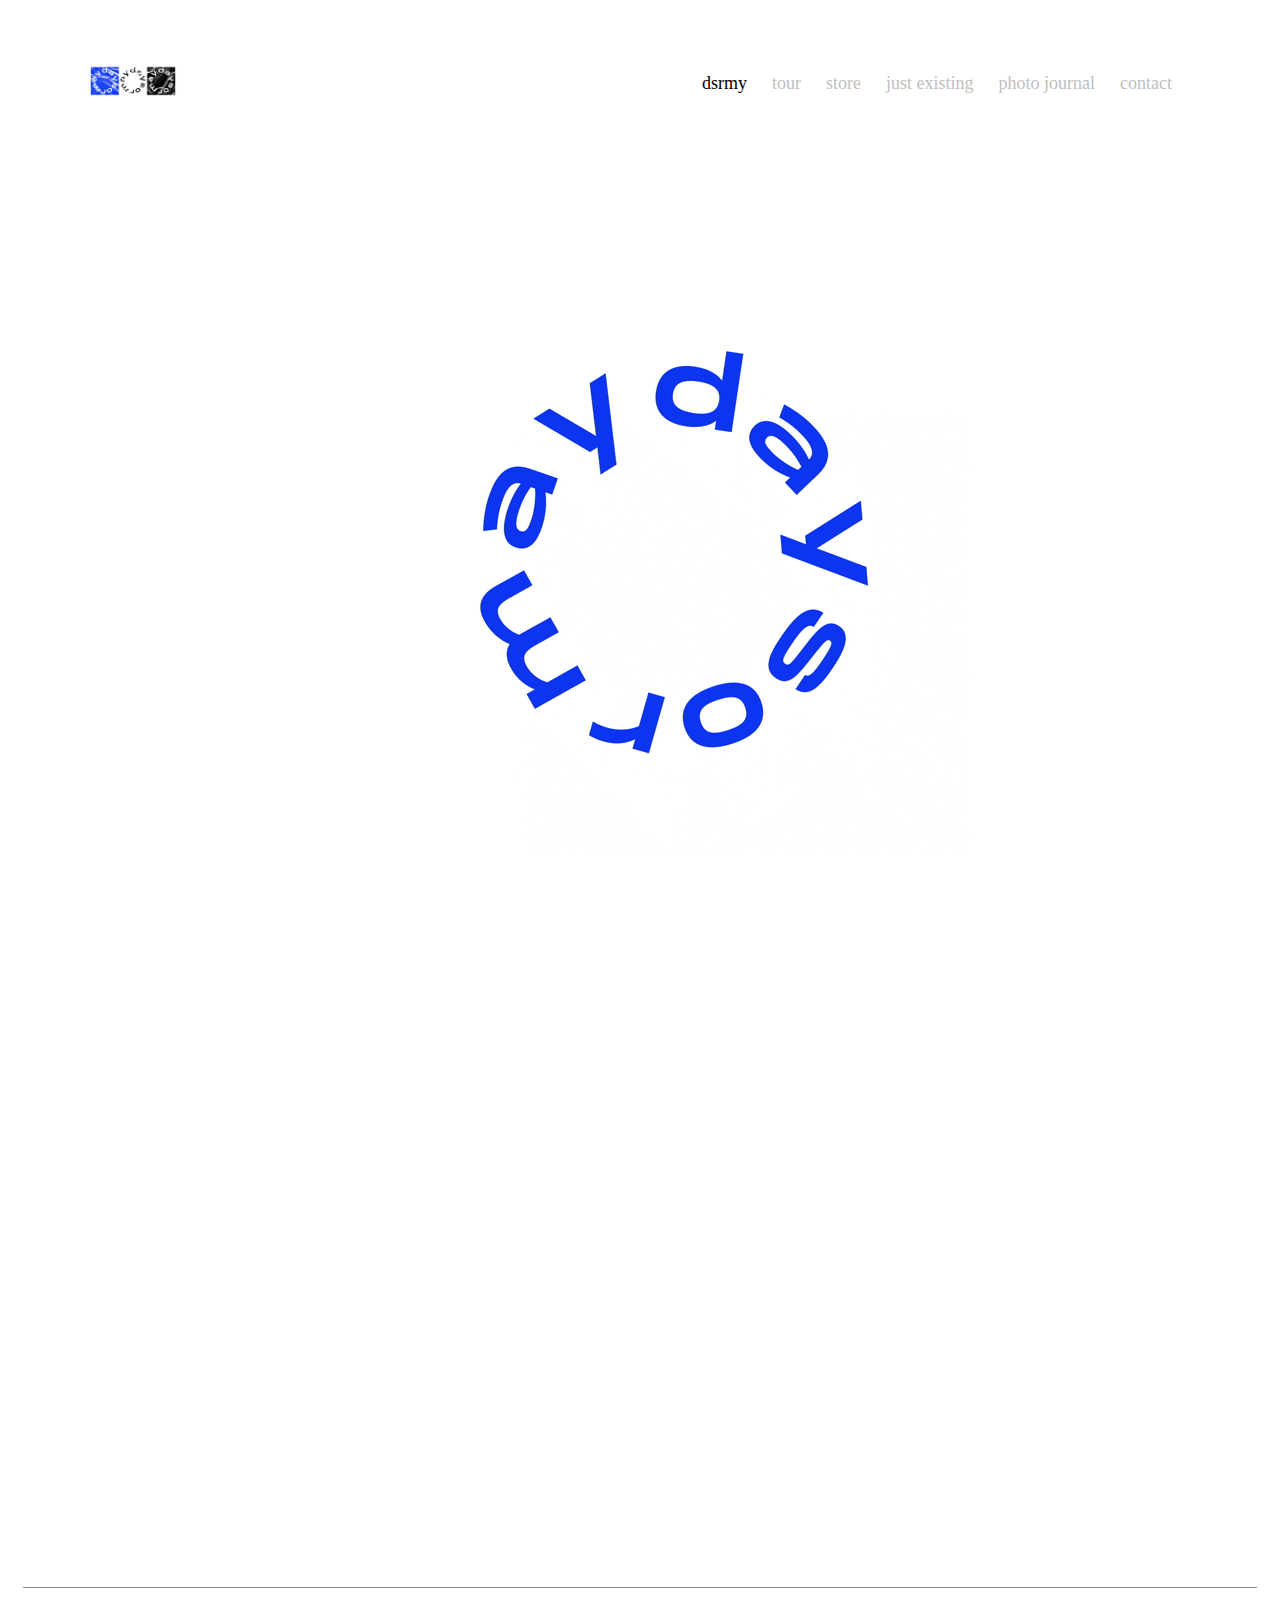
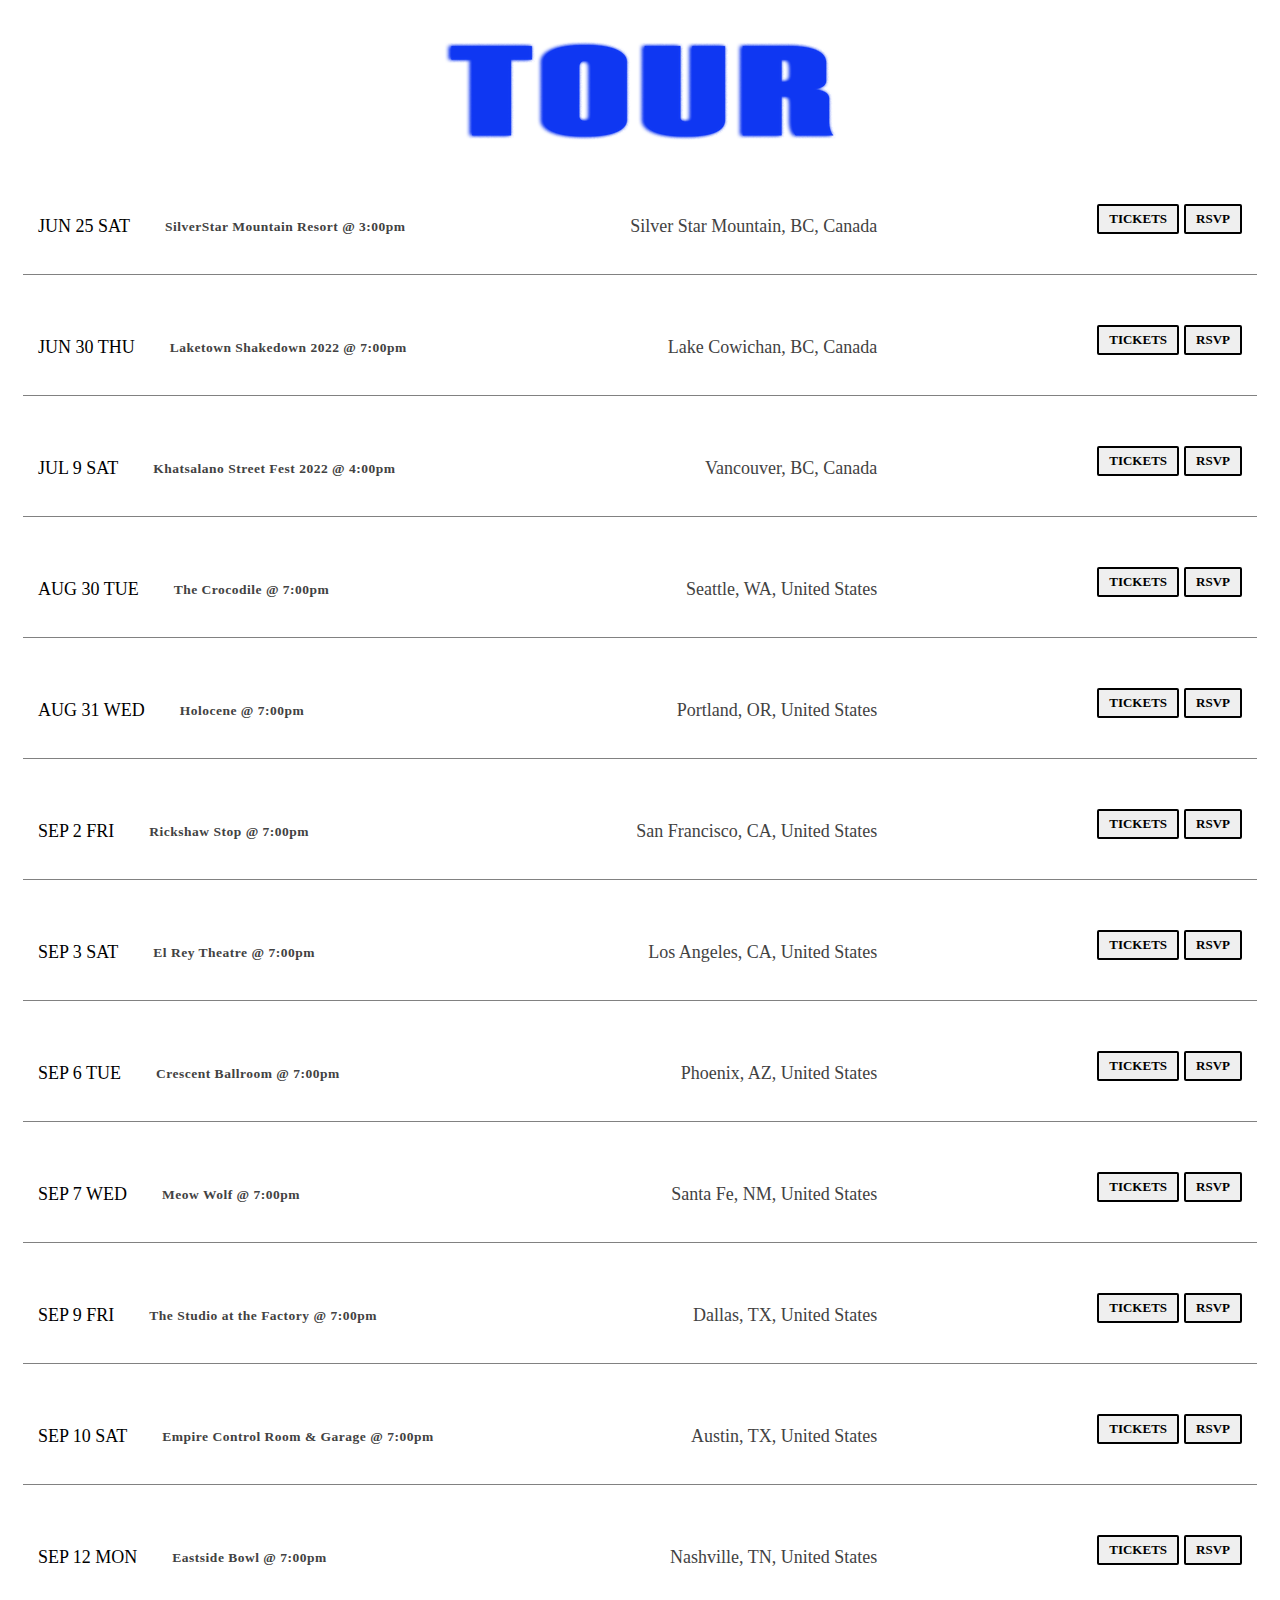
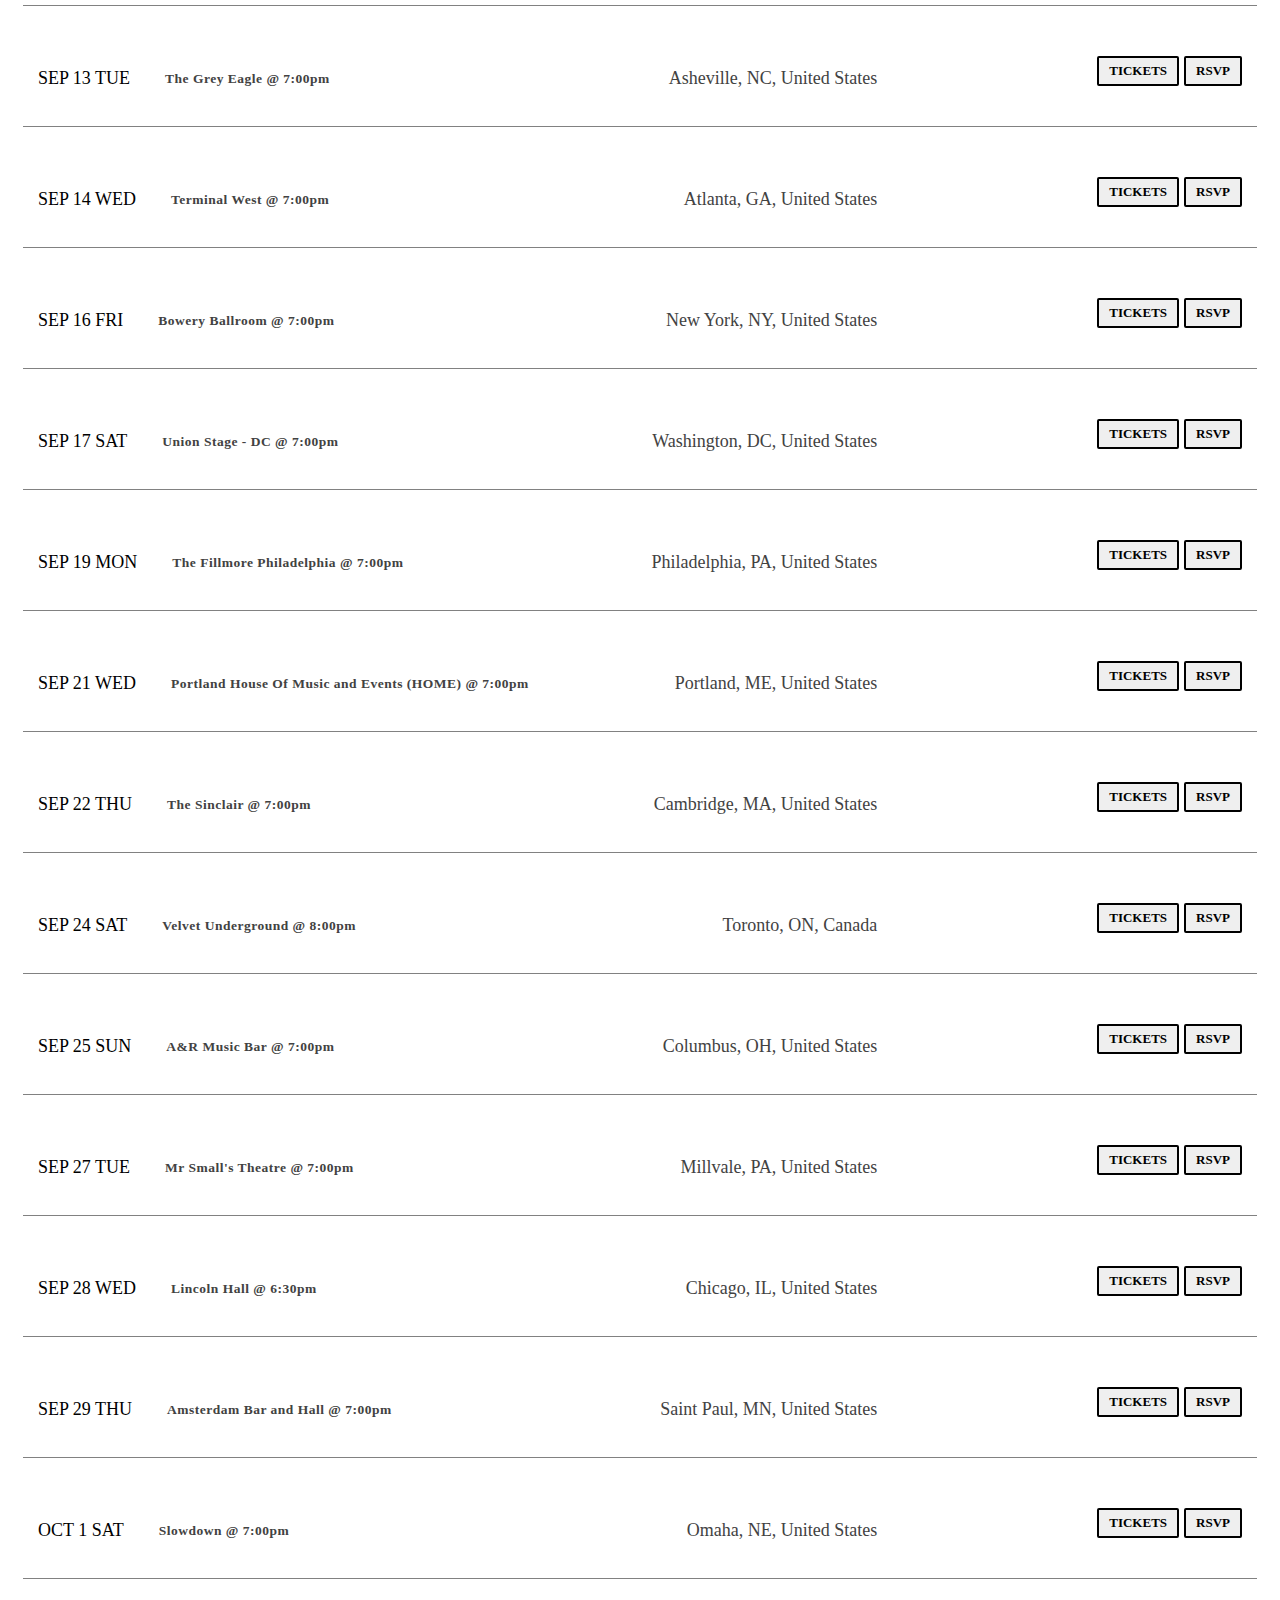
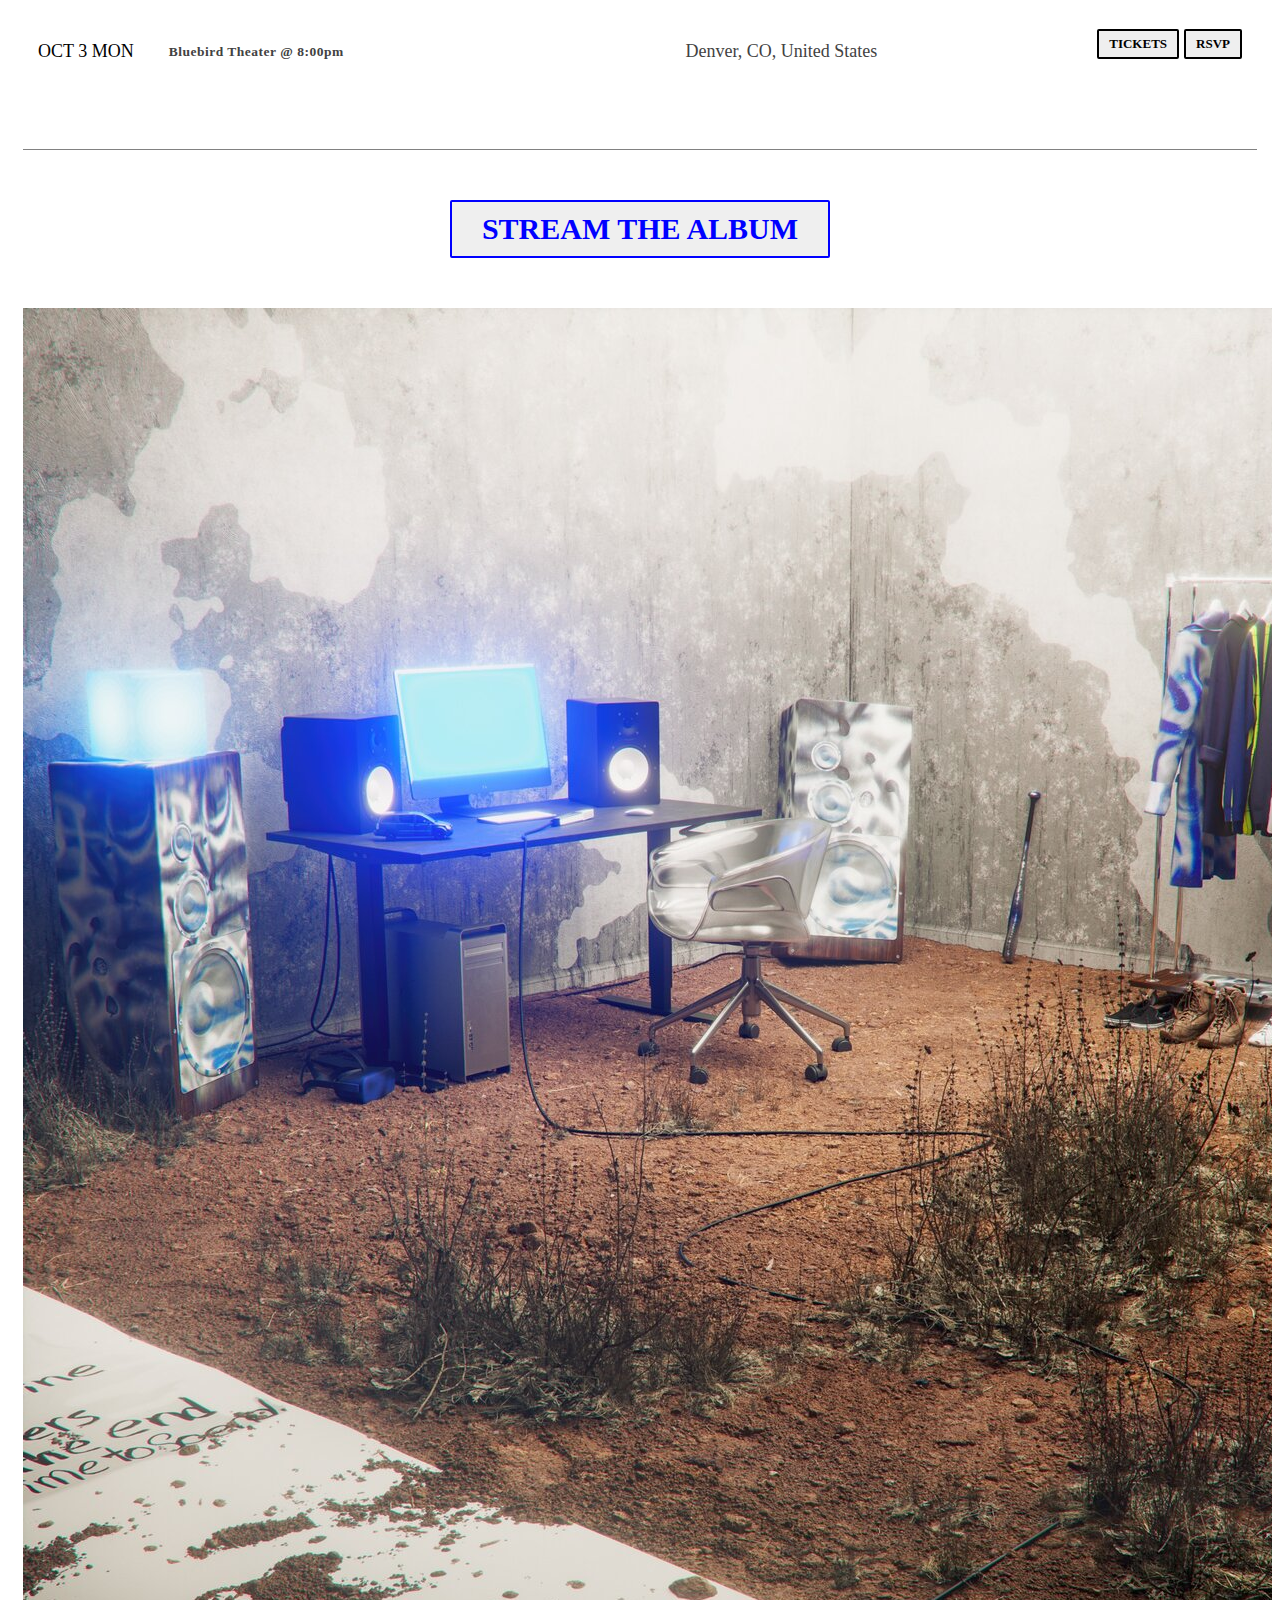
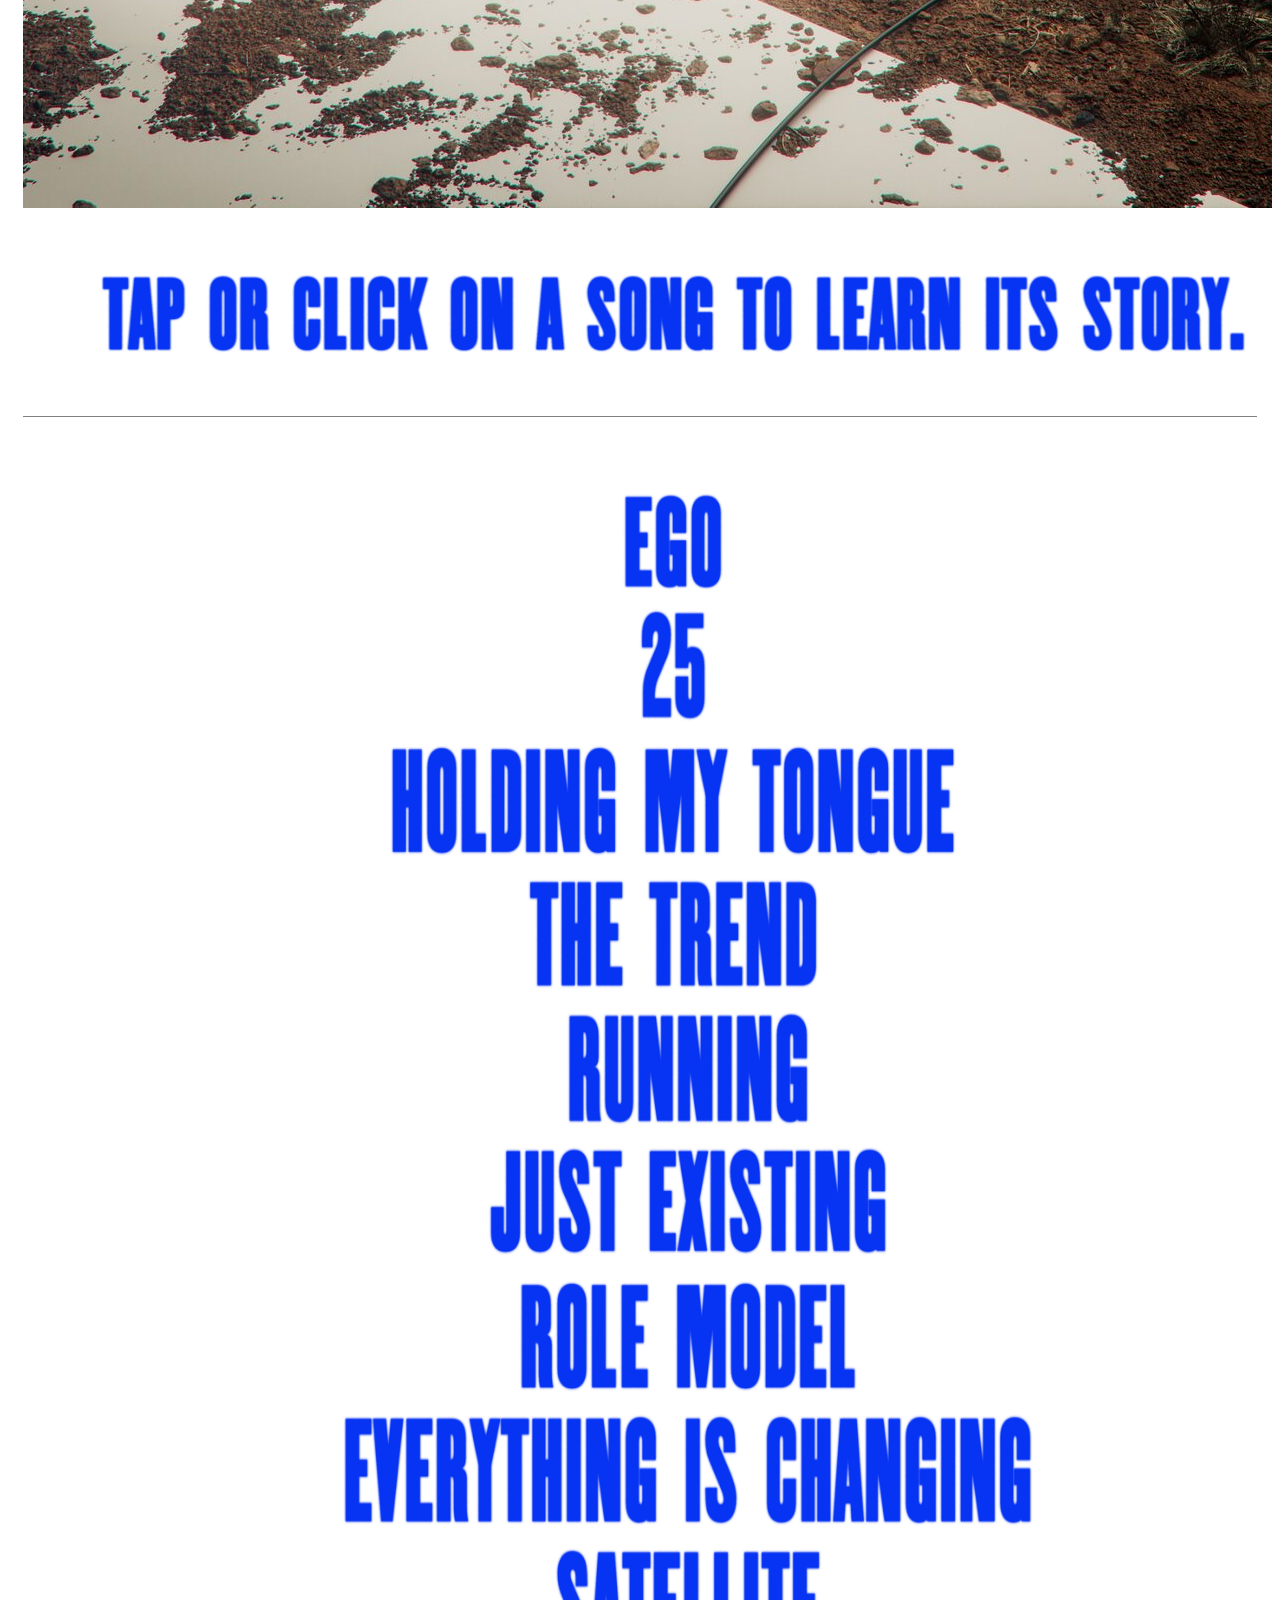
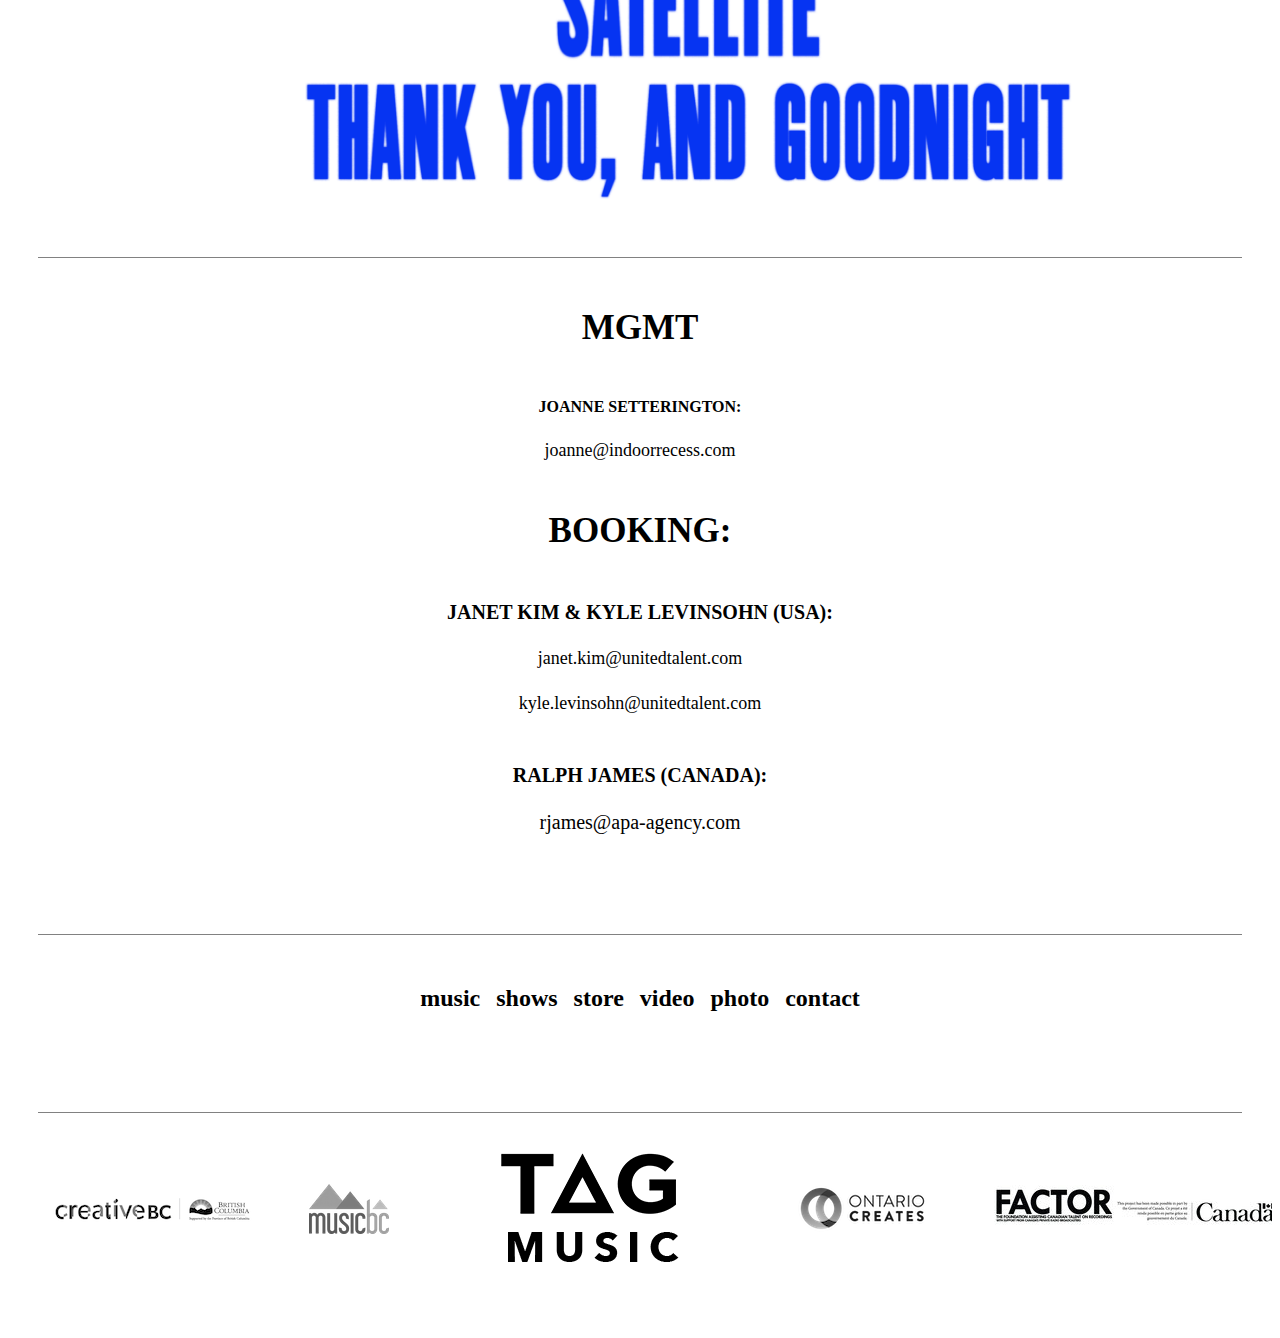
<file: index.html>
<!DOCTYPE html>
<html lang="Ru">

<head>
    <meta charset="UTF-8">
    <meta http-equiv="X-UA-Compatible" content="IE=edge,chrome=1">
    <meta name="viewport" content="width=device-width, initial-scale=1.0, shrink-to-fit=no">
    <script type="text/javascript" src="script/script.js"></script>
    <link rel="stylesheet" href="style/styleIndex.css">
    <link rel="shortcut icon" href="src/img/cub.jpg" type="image/jpg">
    <title>dsrmy</title>
</head>

<body id="body">
    <header id="header">
        <nav id="padding">
            <div id="header__inner">
                <div id="header__logo">
                    <a href="index.html"><img src="src/img/plstic.png" alt="dsrmy" id="logo"></a>
                </div>
                <nav id="nav">
                    <a href="index.html" id="header__menu__weight">dsrmy</a>
                    <a href="pages/tour.html" id="header__menu">tour</a>
                    <a href="pages/store.html" id="header__menu">store</a>
                    <a href="pages/just existing.html" id="header__menu">just existing</a>
                    <a href="pages/photo journal.html" id="header__menu">photo journal</a>
                    <a href="pages/contact.html" id="header__menu">contact</a>
                </nav>
            </div>
        </nav>
    </header>
    <nav id="container">
        <div id="gif">
            <img src="src/gif/ezgif.com-gif-maker+(2).gif" alt="daysormay">
        </div>
        <div id="youtube">
            <iframe width="1280" height="720" src="https://www.youtube.com/embed/94hz90xerE0" title="YouTube video player" frameborder="0" allow="accelerometer; autoplay; clipboard-write; encrypted-media; gyroscope; picture-in-picture" allowfullscreen></iframe>
        </div>
    </nav>
    <nav id="container">
        <div id="bottom"></div>
    </nav>

    <nav id="container">
        <div id="TOUR">
            <img id="imgTOUR" src="src/img/TOUR+site+graphic+copy.png" alt="TOUR">
        </div>
    </nav>
    <nav id="container">
        <div id="tickets">
            <li id="li">JUN 25 SAT</li>
            <a href="index.html" id="header__menuTickets">SilverStar Mountain Resort @ 3:00pm</a>
            <a href="index.html" id="header__menuTicketsTwo">Silver Star Mountain, BC, Canada</a>
            <button id="btn">TICKETS</button>
            <button id="btnTwo">RSVP</button>
        </div>
    </nav>
    <nav id="container">
        <div id="bottom"></div>
    </nav>
    <nav id="container">
        <div id="tickets">
            <li id="li">JUN 30 THU</li>
            <a href="index.html" id="header__menuTickets">Laketown Shakedown 2022 @ 7:00pm</a>
            <a href="index.html" id="header__menuTicketsTwo">Lake Cowichan, BC, Canada</a>
            <button id="btn">TICKETS</button>
            <button id="btnTwo">RSVP</button>
        </div>
    </nav>
    <nav id="container">
        <div id="bottom"></div>
    </nav>
    <nav id="container">
        <div id="tickets">
            <li id="li">JUL 9 SAT</li>
            <a href="index.html" id="header__menuTickets">Khatsalano Street Fest 2022 @ 4:00pm</a>
            <a href="index.html" id="header__menuTicketsTwo">Vancouver, BC, Canada</a>
            <button id="btn">TICKETS</button>
            <button id="btnTwo">RSVP</button>
        </div>
    </nav>
    <nav id="container">
        <div id="bottom"></div>
    </nav>
    <nav id="container">
        <div id="tickets">
            <li id="li">AUG 30 TUE</li>
            <a href="index.html" id="header__menuTickets">The Crocodile @ 7:00pm</a>
            <a href="index.html" id="header__menuTicketsTwo">Seattle, WA, United States</a>
            <button id="btn">TICKETS</button>
            <button id="btnTwo">RSVP</button>
        </div>
    </nav>
    <nav id="container">
        <div id="bottom"></div>
    </nav>
    <nav id="container">
        <div id="tickets">
            <li id="li">AUG 31 WED</li>
            <a href="index.html" id="header__menuTickets">Holocene @ 7:00pm</a>
            <a href="index.html" id="header__menuTicketsTwo">Portland, OR, United States</a>
            <button id="btn">TICKETS</button>
            <button id="btnTwo">RSVP</button>
        </div>
    </nav>
    <nav id="container">
        <div id="bottom"></div>
    </nav>
    <nav id="container">
        <div id="tickets">
            <li id="li">SEP 2 FRI</li>
            <a href="index.html" id="header__menuTickets">Rickshaw Stop @ 7:00pm</a>
            <a href="index.html" id="header__menuTicketsTwo">San Francisco, CA, United States</a>
            <button id="btn">TICKETS</button>
            <button id="btnTwo">RSVP</button>
        </div>
    </nav>
    <nav id="container">
        <div id="bottom"></div>
    </nav>
    <nav id="container">
        <div id="tickets">
            <li id="li">SEP 3 SAT</li>
            <a href="index.html" id="header__menuTickets">El Rey Theatre @ 7:00pm</a>
            <a href="index.html" id="header__menuTicketsTwo">Los Angeles, CA, United States</a>
            <button id="btn">TICKETS</button>
            <button id="btnTwo">RSVP</button>
        </div>
    </nav>
    <nav id="container">
        <div id="bottom"></div>
    </nav>
    <nav id="container">
        <div id="tickets">
            <li id="li">SEP 6 TUE</li>
            <a href="index.html" id="header__menuTickets">Crescent Ballroom @ 7:00pm</a>
            <a href="index.html" id="header__menuTicketsTwo">Phoenix, AZ, United States</a>
            <button id="btn">TICKETS</button>
            <button id="btnTwo">RSVP</button>
        </div>
    </nav>
    <nav id="container">
        <div id="bottom"></div>
    </nav>
    <nav id="container">
        <div id="tickets">
            <li id="li">SEP 7 WED</li>
            <a href="index.html" id="header__menuTickets">Meow Wolf @ 7:00pm</a>
            <a href="index.html" id="header__menuTicketsTwo">Santa Fe, NM, United States</a>
            <button id="btn">TICKETS</button>
            <button id="btnTwo">RSVP</button>
        </div>
    </nav>
    <nav id="container">
        <div id="bottom"></div>
    </nav>
    <nav id="container">
        <div id="tickets">
            <li id="li">SEP 9 FRI</li>
            <a href="index.html" id="header__menuTickets">The Studio at the Factory @ 7:00pm</a>
            <a href="index.html" id="header__menuTicketsTwo">Dallas, TX, United States</a>
            <button id="btn">TICKETS</button>
            <button id="btnTwo">RSVP</button>
        </div>
    </nav>
    <nav id="container">
        <div id="bottom"></div>
    </nav>
    <nav id="container">
        <div id="tickets">
            <li id="li">SEP 10 SAT</li>
            <a href="index.html" id="header__menuTickets">Empire Control Room & Garage @ 7:00pm</a>
            <a href="index.html" id="header__menuTicketsTwo">Austin, TX, United States</a>
            <button id="btn">TICKETS</button>
            <button id="btnTwo">RSVP</button>
        </div>
    </nav>
    <nav id="container">
        <div id="bottom"></div>
    </nav>
    <nav id="container">
        <div id="tickets">
            <li id="li">SEP 12 MON</li>
            <a href="index.html" id="header__menuTickets">Eastside Bowl @ 7:00pm</a>
            <a href="index.html" id="header__menuTicketsTwo">Nashville, TN, United States</a>
            <button id="btn">TICKETS</button>
            <button id="btnTwo">RSVP</button>
        </div>
    </nav>
    <nav id="container">
        <div id="bottom"></div>
    </nav>
    <nav id="container">
        <div id="tickets">
            <li id="li">SEP 13 TUE</li>
            <a href="index.html" id="header__menuTickets">The Grey Eagle @ 7:00pm</a>
            <a href="index.html" id="header__menuTicketsTwo">Asheville, NC, United States</a>
            <button id="btn">TICKETS</button>
            <button id="btnTwo">RSVP</button>
        </div>
    </nav>
    <nav id="container">
        <div id="bottom"></div>
    </nav>
    <nav id="container">
        <div id="tickets">
            <li id="li">SEP 14 WED</li>
            <a href="index.html" id="header__menuTickets">Terminal West @ 7:00pm</a>
            <a href="index.html" id="header__menuTicketsTwo">Atlanta, GA, United States</a>
            <button id="btn">TICKETS</button>
            <button id="btnTwo">RSVP</button>
        </div>
    </nav>
    <nav id="container">
        <div id="bottom"></div>
    </nav>
    <nav id="container">
        <div id="tickets">
            <li id="li">SEP 16 FRI</li>
            <a href="index.html" id="header__menuTickets">Bowery Ballroom @ 7:00pm</a>
            <a href="index.html" id="header__menuTicketsTwo">New York, NY, United States</a>
            <button id="btn">TICKETS</button>
            <button id="btnTwo">RSVP</button>
        </div>
    </nav>
    <nav id="container">
        <div id="bottom"></div>
    </nav>
    <nav id="container">
        <div id="tickets">
            <li id="li">SEP 17 SAT</li>
            <a href="index.html" id="header__menuTickets">Union Stage - DC @ 7:00pm</a>
            <a href="index.html" id="header__menuTicketsTwo">Washington, DC, United States</a>
            <button id="btn">TICKETS</button>
            <button id="btnTwo">RSVP</button>
        </div>
    </nav>
    <nav id="container">
        <div id="bottom"></div>
    </nav>
    <nav id="container">
        <div id="tickets">
            <li id="li">SEP 19 MON</li>
            <a href="index.html" id="header__menuTickets">The Fillmore Philadelphia @ 7:00pm</a>
            <a href="index.html" id="header__menuTicketsTwo">Philadelphia, PA, United States</a>
            <button id="btn">TICKETS</button>
            <button id="btnTwo">RSVP</button>
        </div>
    </nav>
    <nav id="container">
        <div id="bottom"></div>
    </nav>
    <nav id="container">
        <div id="tickets">
            <li id="li">SEP 21 WED</li>
            <a href="index.html" id="header__menuTickets">Portland House Of Music and Events (HOME) @ 7:00pm</a>
            <a href="index.html" id="header__menuTicketsTwo">Portland, ME, United States</a>
            <button id="btn">TICKETS</button>
            <button id="btnTwo">RSVP</button>
        </div>
    </nav>
    <nav id="container">
        <div id="bottom"></div>
    </nav>
    <nav id="container">
        <div id="tickets">
            <li id="li">SEP 22 THU</li>
            <a href="index.html" id="header__menuTickets">The Sinclair @ 7:00pm</a>
            <a href="index.html" id="header__menuTicketsTwo">Cambridge, MA, United States</a>
            <button id="btn">TICKETS</button>
            <button id="btnTwo">RSVP</button>
        </div>
    </nav>
    <nav id="container">
        <div id="bottom"></div>
    </nav>
    <nav id="container">
        <div id="tickets">
            <li id="li">SEP 24 SAT</li>
            <a href="index.html" id="header__menuTickets">Velvet Underground @ 8:00pm</a>
            <a href="index.html" id="header__menuTicketsTwo">Toronto, ON, Canada</a>
            <button id="btn">TICKETS</button>
            <button id="btnTwo">RSVP</button>
        </div>
    </nav>
    <nav id="container">
        <div id="bottom"></div>
    </nav>
    <nav id="container">
        <div id="tickets">
            <li id="li">SEP 25 SUN</li>
            <a href="index.html" id="header__menuTickets">A&R Music Bar @ 7:00pm</a>
            <a href="index.html" id="header__menuTicketsTwo">Columbus, OH, United States</a>
            <button id="btn">TICKETS</button>
            <button id="btnTwo">RSVP</button>
        </div>
    </nav>
    <nav id="container">
        <div id="bottom"></div>
    </nav>
    <nav id="container">
        <div id="tickets">
            <li id="li">SEP 27 TUE</li>
            <a href="index.html" id="header__menuTickets">Mr Small's Theatre @ 7:00pm</a>
            <a href="index.html" id="header__menuTicketsTwo">Millvale, PA, United States</a>
            <button id="btn">TICKETS</button>
            <button id="btnTwo">RSVP</button>
        </div>
    </nav>
    <nav id="container">
        <div id="bottom"></div>
    </nav>
    <nav id="container">
        <div id="tickets">
            <li id="li">SEP 28 WED</li>
            <a href="index.html" id="header__menuTickets">Lincoln Hall @ 6:30pm</a>
            <a href="index.html" id="header__menuTicketsTwo">Chicago, IL, United States</a>
            <button id="btn">TICKETS</button>
            <button id="btnTwo">RSVP</button>
        </div>
    </nav>
    <nav id="container">
        <div id="bottom"></div>
    </nav>
    <nav id="container">
        <div id="tickets">
            <li id="li">SEP 29 THU</li>
            <a href="index.html" id="header__menuTickets">Amsterdam Bar and Hall @ 7:00pm</a>
            <a href="index.html" id="header__menuTicketsTwo">Saint Paul, MN, United States</a>
            <button id="btn">TICKETS</button>
            <button id="btnTwo">RSVP</button>
        </div>
    </nav>
    <nav id="container">
        <div id="bottom"></div>
    </nav>
    <nav id="container">
        <div id="tickets">
            <li id="li">OCT 1 SAT</li>
            <a href="index.html" id="header__menuTickets">Slowdown @ 7:00pm</a>
            <a href="index.html" id="header__menuTicketsTwo">Omaha, NE, United States</a>
            <button id="btn">TICKETS</button>
            <button id="btnTwo">RSVP</button>
        </div>
    </nav>
    <nav id="container">
        <div id="bottom"></div>
    </nav>
    <nav id="container">
        <div id="tickets">
            <li id="li">OCT 3 MON</li>
            <a href="index.html" id="header__menuTickets">Bluebird Theater @ 8:00pm</a>
            <a href="index.html" id="header__menuTicketsTwo">Denver, CO, United States</a>
            <button id="btn">TICKETS</button>
            <button id="btnTwo">RSVP</button>
        </div>
    </nav>
    <nav id="margin-tops"></nav>
    <nav id="container">
        <div id="bottom"></div>
    </nav>
    <nav id="margin-tops"></nav>
    <nav id="container">
        <a href="https://tag.ffm.to/justexistingalbum" class="a_decor_none"><button class="button-stream-the-album" id="button-stream-the-album">STREAM THE ALBUM</button></a>
    </nav>
    <nav id="margin-tops"></nav>
    <nav class="container" id="container">
        <a href="https://tag.ffm.to/justexistingalbum"><img src="src/img/daysormay_frontcover_rework_sideangle_low_01_final2+copy.jpg" alt=""></a>
    </nav>
    <nav id="margin-tops"></nav>
    <nav class="container" id="container">
        <img id="tap-or-click" src="src/img/tap+or+click+copy.png" alt="">
    </nav>
    <nav id="margin-tops"></nav>
    <nav id="container">
        <div id="bottom"></div>
    </nav>
    <nav id="margin-tops"></nav>
    <nav class="container" id="container">
        <a href="#"><img id="tap-or-click-story" src="src/img/tracklist+pt+1+copy.png" alt=""></a>
    </nav>
    <nav class="container" id="container">
        <a href="#"><img id="tap-or-click-story" src="src/img/25.png" alt=""></a>
    </nav>
    <nav class="container" id="container">
        <a href="#"><img id="tap-or-click-story" src="src/img/hmt.png" alt=""></a>
    </nav>
    <nav class="container" id="container">
        <a href="#"><img id="tap-or-click-story" src="src/img/trend.png" alt=""></a>
    <nav class="container" id="container">
        <a href="#"><img id="tap-or-click-story" src="src/img/running.png" alt=""></a>
    </nav>
    <nav class="container" id="container">
        <a href="#"><img id="tap-or-click-story" src="src/img/je.png" alt=""></a>
    </nav>
    <nav class="container" id="container">
        <a href="#"><img id="tap-or-click-story" src="src/img/rm.png" alt=""></a>
    </nav>
    <nav class="container" id="container">
        <a href="#"><img id="tap-or-click-story" src="src/img/eic.png" alt=""></a>
    </nav>
    <nav class="container" id="container">
        <a href="#"><img id="tap-or-click-story" src="src/img/satty.png" alt=""></a>
    </nav>
    <nav class="container" id="container">
        <a href="#"><img id="tap-or-click-story" src="src/img/tygn.png" alt=""></a>
    </nav>
    <nav id="margin-tops"></nav>
    <nav id="container">
        <div id="bottom"></div>
    </nav>
    <nav id="container">
        <h1 id="MGMT">MGMT</h1>
        <nav id="margin-tops"></nav>
        <h1 id="nav-J-Set">Joanne Setterington:</h1>
        <nav id="margin-tops-small"></nav>
        <nav id="nav-email-info">joanne@indoorrecess.com</nav>
    </nav>
    <nav id="margin-tops"></nav>
    <nav id="container"> 
        <nav id="BOOKING">BOOKING:</nav>
    </nav>
    <nav id="margin-tops"></nav>
    <nav id="container"> 
        <nav id="sponsors">Janet Kim & Kyle Levinsohn (USA):</nav>
        <nav id="margin-tops-small"></nav>
        <nav id="nav-email-info">janet.kim@unitedtalent.com</nav>
        <nav id="margin-tops-small"></nav>
        <nav id="nav-email-info">kyle.levinsohn@unitedtalent.com</nav>
    </nav>
    <nav id="margin-tops"></nav>
    <nav id="container"> 
        <nav id="sponsors">Ralph James (Canada):</nav>
    </nav>
    <nav id="margin-tops-small"></nav>
    <nav id="container"> 
        <a href="#" id="email-button">rjames@apa-agency.com</a>
    </nav>
    <nav id="margin-tops-big"></nav>
    <nav id="container">
        <div id="bottom"></div>
    </nav>
    <nav id="margin-tops"></nav>
    <nav id="container">
        <nav id="nav-menu-down">
            <a href="https://tag.ffm.to/justexistingalbum" id="a-menu-down">music</a>
            <a href="/pages/tour.html" id="a-menu-down">shows</a>
            <a href="/pages/store.html" id="a-menu-down">store</a>
            <a href="https://www.youtube.com/channel/UC0-xa4p9gS50WA0HRKPs_oA" id="a-menu-down">video</a>
            <a href="/pages/photo journal.html" id="a-menu-down">photo</a>
            <a href="/pages/contact.html" id="a-menu-down">contact</a>
        </nav>
        <nav id="margin-tops"></nav>
    </nav>
    <nav id="container-social-network">

    </nav>
    <nav id="margin-tops"></nav>
    <nav id="container">
        <div id="bottom"></div>
    </nav>
    
    <nav id="margin-tops-small"></nav>
    <footer id="container-footer-img">
        <img src="src/img/creativebc_bcid_H_grey+(1).png" alt="" id="img-footer">
        <img src="src/img/MusicBC_logo-5000px-BW.png" alt="" id="img-footer">
        <img src="src/img/newboi.png" alt="" id="img-footer">
        <img src="src/img/WhatsApp+Image+2019-08-27+at+14.28.51+copy.png" alt="" id="img-footer">
        <img src="src/img/factorcanada.jpg" alt="" id="img-footer">
    </footer>
    



    
</body>

</html>
</file>
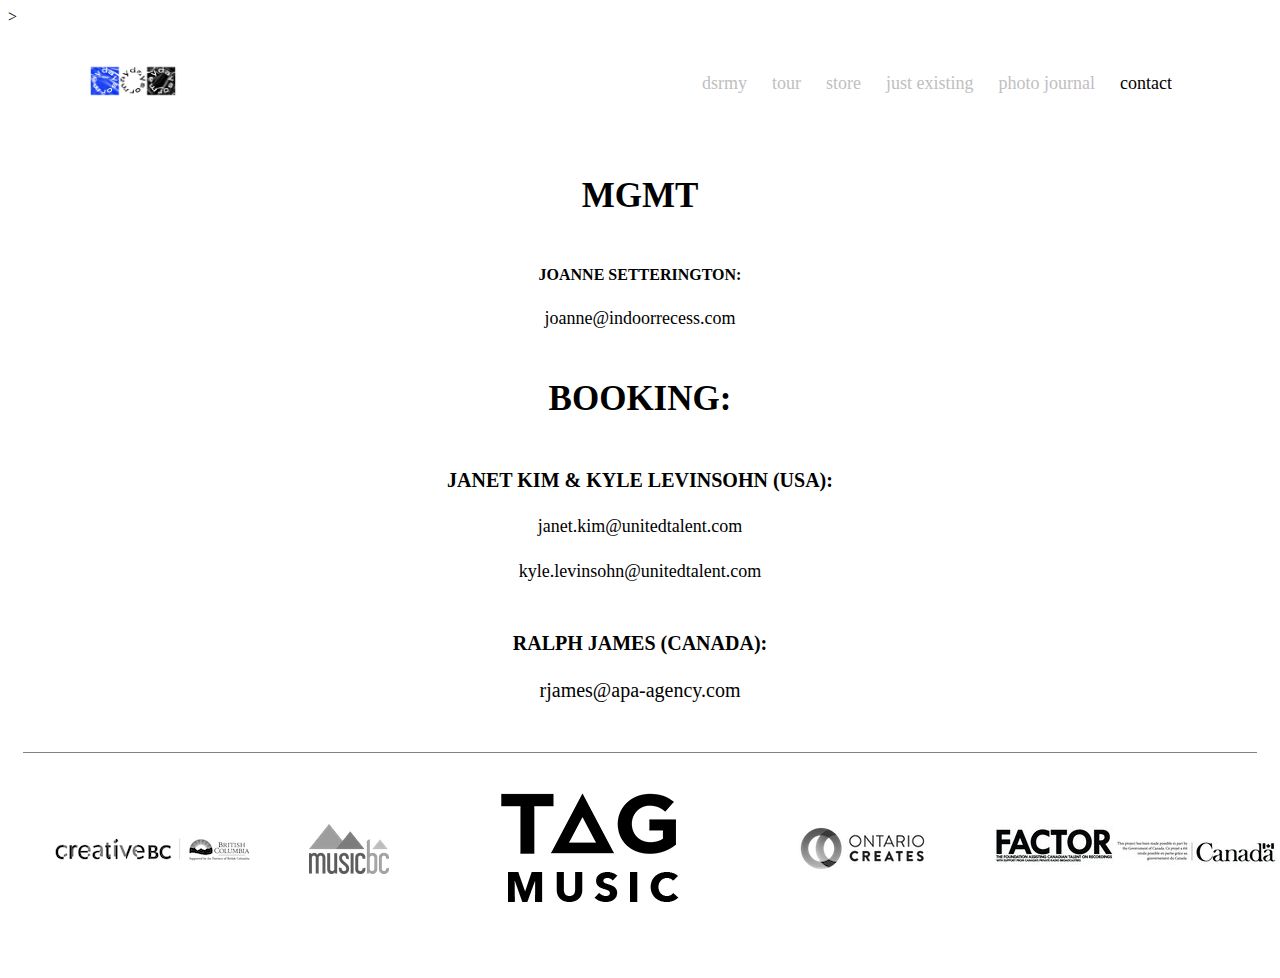
<file: pages/contact.html>
<!DOCTYPE html>
<html lang="Ru">
<head>
    <meta charset="UTF-8">
    <meta http-equiv="X-UA-Compatible" content="IE=edge,chrome=1">
    <meta name="viewport" content="width=device-width, initial-scale=1.0, shrink-to-fit=no">
    <script type="text/javascript" src="../script/script.js"></script>
    <link rel="stylesheet" href="../style/styleIndex.css">
    <link rel="shortcut icon" href="../src/img/cub.jpg" type="image/jpg">>
    <title>contact - dsrmy</title>
</head>
<body id="body">
    <header id="header">
        <nav id="padding">
            <div id="header__inner">
                <div id="header__logo">
                    <a href="../index.html"><img src="../src/img/plstic.png" alt="dsrmy" id="logo"></a>
                </div>
                <nav id="nav">
                    <a href="../index.html" id="header__menu">dsrmy</a>
                    <a href="../pages/tour.html" id="header__menu">tour</a>
                    <a href="../pages/store.html" id="header__menu">store</a>
                    <a href="../pages/just existing.html" id="header__menu">just existing</a>
                    <a href="../pages/photo journal.html" id="header__menu">photo journal</a>
                    <a href="../pages/contact.html" id="header__menu__weight">contact</a>
                </nav>
            </div>
        </nav>
    </header>
    <nav id="margin-tops-big"></nav>
    <nav id="container">
        <h1 id="MGMT">MGMT</h1>
        <nav id="margin-tops"></nav>
        <h1 id="nav-J-Set">Joanne Setterington:</h1>
        <nav id="margin-tops-small"></nav>
        <nav id="nav-email-info">joanne@indoorrecess.com</nav>
    </nav>
    <nav id="margin-tops"></nav>
    <nav id="container"> 
        <nav id="BOOKING">BOOKING:</nav>
    </nav>
    <nav id="margin-tops"></nav>
    <nav id="container"> 
        <nav id="sponsors">Janet Kim & Kyle Levinsohn (USA):</nav>
        <nav id="margin-tops-small"></nav>
        <nav id="nav-email-info">janet.kim@unitedtalent.com</nav>
        <nav id="margin-tops-small"></nav>
        <nav id="nav-email-info">kyle.levinsohn@unitedtalent.com</nav>
    </nav>
    <nav id="margin-tops"></nav>
    <nav id="container"> 
        <nav id="sponsors">Ralph James (Canada):</nav>
    </nav>
    <nav id="margin-tops-small"></nav>
    <nav id="container"> 
        <a href="#" id="email-button">rjames@apa-agency.com</a>
    </nav>
    <nav id="margin-tops"></nav>
    <nav id="container">
        <div id="bottom"></div>
    </nav>
    <nav id="margin-tops-small"></nav>
    <footer id="container-footer-img">
        <img src="../src/img/creativebc_bcid_H_grey+(1).png" alt="" id="img-footer">
        <img src="../src/img/MusicBC_logo-5000px-BW.png" alt="" id="img-footer">
        <img src="../src/img/newboi.png" alt="" id="img-footer">
        <img src="../src/img/WhatsApp+Image+2019-08-27+at+14.28.51+copy.png" alt="" id="img-footer">
        <img src="../src/img/factorcanada.jpg" alt="" id="img-footer">
    </footer>
</body>
</html>
</file>
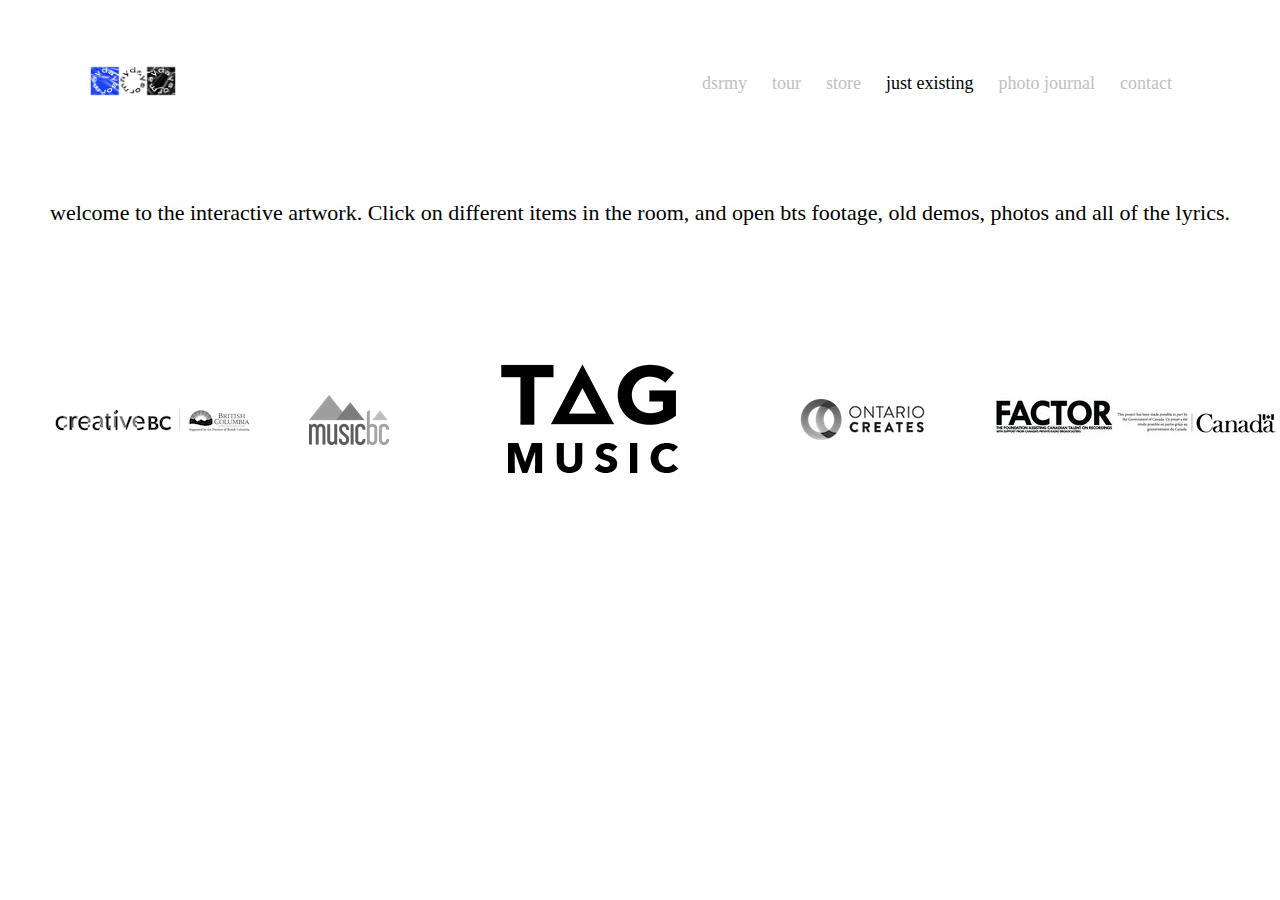
<file: pages/just existing.html>
<!DOCTYPE html>
<html lang="Ru">
<head>
    <meta charset="UTF-8">
    <meta http-equiv="X-UA-Compatible" content="IE=edge,chrome=1">
    <meta name="viewport" content="width=device-width, initial-scale=1.0, shrink-to-fit=no">
    <script type="text/javascript" src="../script/script.js"></script>
    <link rel="stylesheet" href="../style/styleIndex.css">
    <link rel="shortcut icon" href="../src/img/cub.jpg" type="image/jpg">
    <title>interactive artwork - dsrmy</title>
</head>
<body id="body">
    <header id="header">
        <nav id="padding">
            <div id="header__inner">
                <div id="header__logo">
                    <a href="../index.html"><img src="../src/img/plstic.png" alt="dsrmy" id="logo"></a>
                </div>
                <nav id="nav">
                    <a href="../index.html" id="header__menu">dsrmy</a>
                    <a href="../pages/tour.html" id="header__menu">tour</a>
                    <a href="../pages/store.html" id="header__menu">store</a>
                    <a href="../pages/just existing.html" id="header__menu__weight">just existing</a>
                    <a href="../pages/photo journal.html" id="header__menu">photo journal</a>
                    <a href="../pages/contact.html" id="header__menu">contact</a>
                </nav>
            </div>
        </nav>
    </header>
    <nav id="margin-tops-big"></nav>
    <nav id="container"> 
        <p id="p-interactive-artwork">welcome to the interactive artwork. Click on different items in the room, and open bts footage, old demos, photos and all of the lyrics.</p>
    </nav>
    <nav id="margin-tops-big"></nav>
    <nav id="margin-tops-small"></nav>
    <footer id="container-footer-img">
        <img src="../src/img/creativebc_bcid_H_grey+(1).png" alt="" id="img-footer">
        <img src="../src/img/MusicBC_logo-5000px-BW.png" alt="" id="img-footer">
        <img src="../src/img/newboi.png" alt="" id="img-footer">
        <img src="../src/img/WhatsApp+Image+2019-08-27+at+14.28.51+copy.png" alt="" id="img-footer">
        <img src="../src/img/factorcanada.jpg" alt="" id="img-footer">
    </footer>
</body>
</html>
</file>
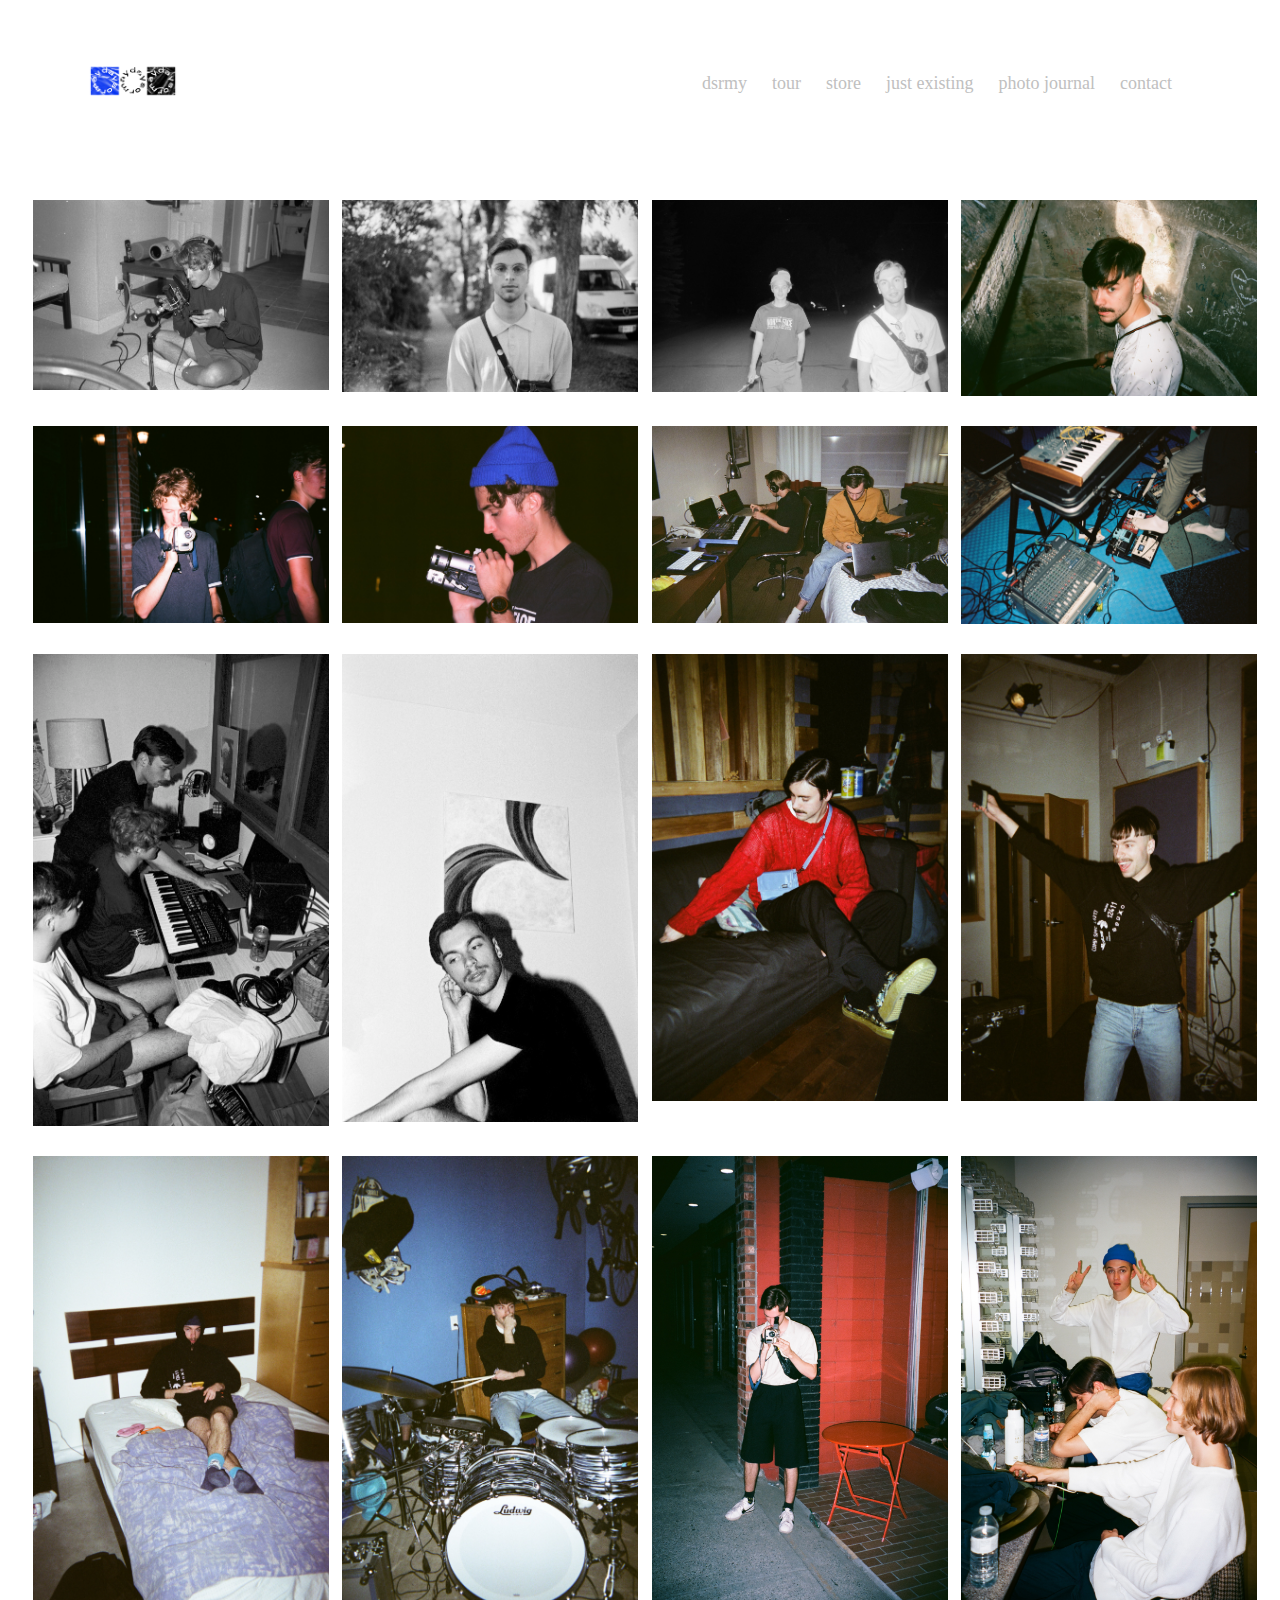
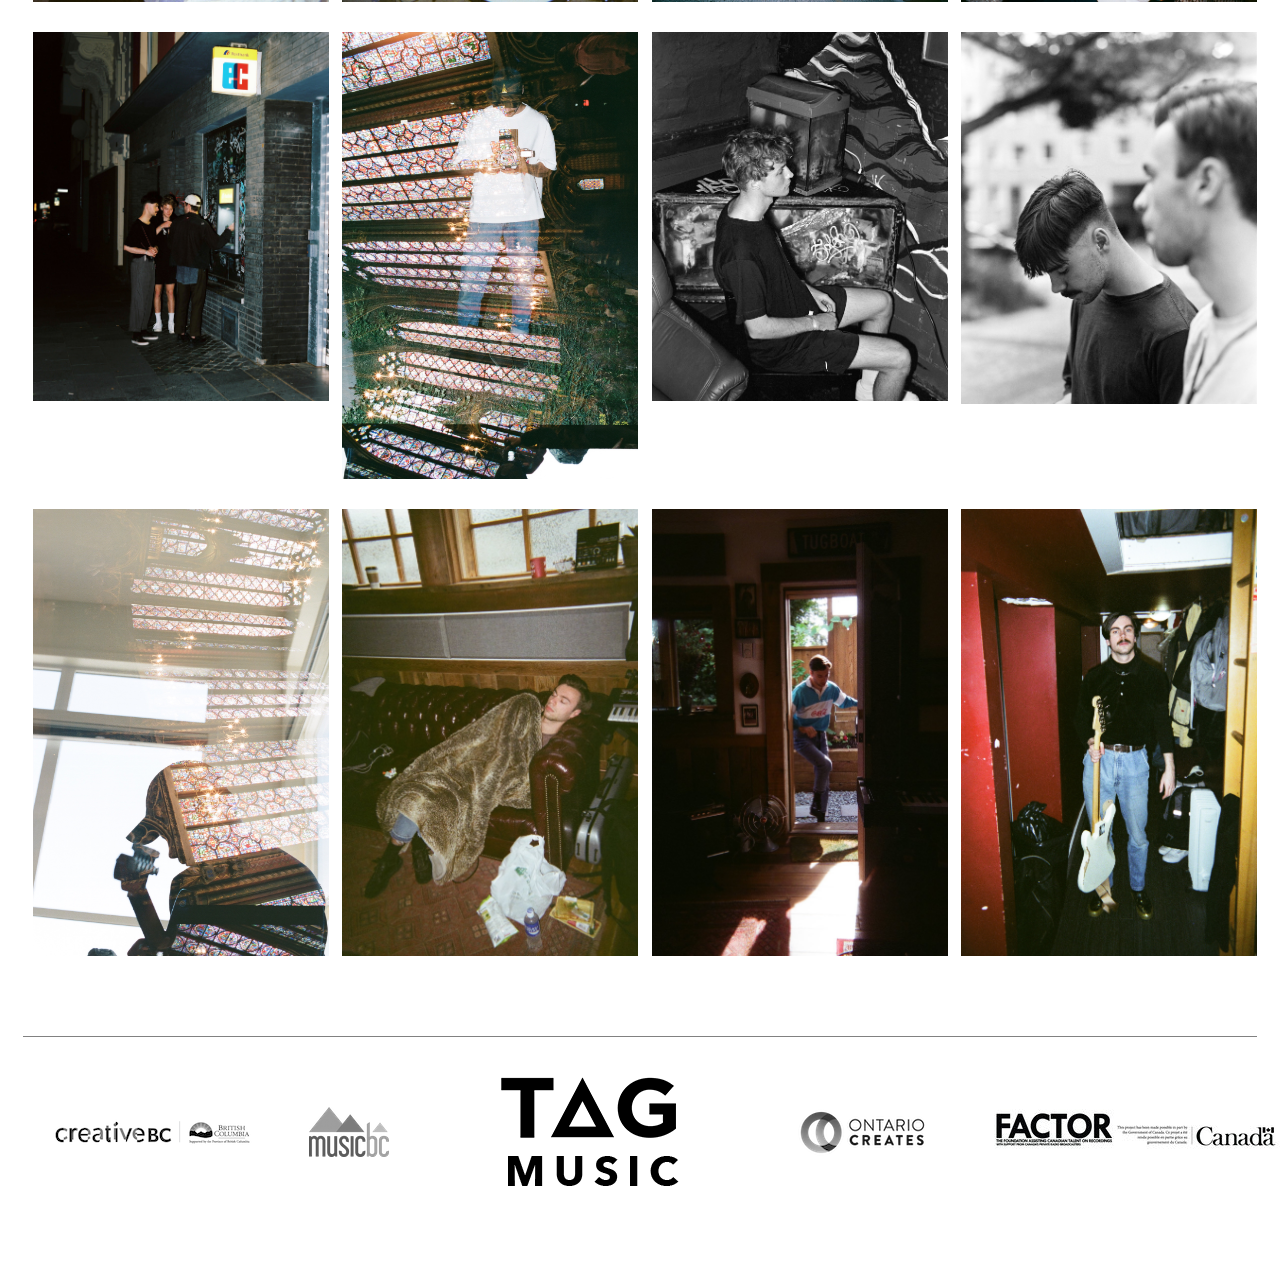
<file: pages/photo journal img 2018.html>
<!DOCTYPE html>
<html lang="Ru">
<head>
    <meta charset="UTF-8">
    <meta http-equiv="X-UA-Compatible" content="IE=edge,chrome=1">
    <meta name="viewport" content="width=device-width, initial-scale=1.0, shrink-to-fit=no">
    <script type="text/javascript" src="../script/script.js"></script>
    <link rel="stylesheet" href="../style/styleIndex.css">
    <link rel="shortcut icon" href="../src/img/cub.jpg" type="image/jpg">
    <title>store - dsrmy</title>
</head>
<body id="body">
    <header id="header">
        <nav id="padding">
            <div id="header__inner">
                <div id="header__logo">
                    <a href="../index.html"><img src="../src/img/plstic.png" alt="dsrmy" id="logo"></a>
                </div>
                <nav id="nav">
                    <a href="../index.html" id="header__menu">dsrmy</a>
                    <a href="../pages/tour.html" id="header__menu">tour</a>
                    <a href="../pages/store.html" id="header__menu">store</a>
                    <a href="../pages/just existing.html" id="header__menu">just existing</a>
                    <a href="../pages/photo journal.html" id="header__menu">photo journal</a>
                    <a href="../pages/contact.html" id="header__menu">contact</a>
                </nav>
            </div>
        </nav>
    </header>
    <nav id="margin-tops-big"></nav>
    <nav id="container">
        <nav id="margin-tops-big"></nav>
    </nav>
    <nav id="container-photo-jornal">
        <div class="img-Photo-journal">
            <img src="../src/img/1_1.jpg" alt="" id="img-Photo-journal-Mini">
        </div>
        <div class="img-Photo-journal">
            <img src="../src/img/2_1.jpg" alt="" id="img-Photo-journal-Mini">
        </div>
        <div class="img-Photo-journal">
            <img src="../src/img/3_1.jpg" alt="" id="img-Photo-journal-Mini">
        </div>
        <div class="img-Photo-journal">
            <img src="../src/img/4_1.jpeg" alt="" id="img-Photo-journal-Mini">
        </div>
        <div class="img-Photo-journal">
            <img src="../src/img/5_1.jpeg" alt="" id="img-Photo-journal-Mini">
        </div>
        <div class="img-Photo-journal">
            <img src="../src/img/6_1.jpeg" alt="" id="img-Photo-journal-Mini">
        </div>
        <div class="img-Photo-journal">
            <img src="../src/img/7_1.jpeg" alt="" id="img-Photo-journal-Mini">
        </div>
        <div class="img-Photo-journal">
            <img src="../src/img/8_1.jpg" alt="" id="img-Photo-journal-Mini">
        </div>
        <div class="img-Photo-journal">
            <img src="../src/img/9_1.jpg" alt="" id="img-Photo-journal-Mini">
        </div>
        <div class="img-Photo-journal">
            <img src="../src/img/10_1.jpg" alt="" id="img-Photo-journal-Mini">
        </div>
        <div class="img-Photo-journal">
            <img src="../src/img/11_1.jpeg" alt="" id="img-Photo-journal-Mini">
        </div>
        <div class="img-Photo-journal">
            <img src="../src/img/12_1.jpeg" alt="" id="img-Photo-journal-Mini">
        </div>
        <div class="img-Photo-journal">
            <img src="../src/img/13_1.jpeg" alt="" id="img-Photo-journal-Mini">
        </div>
        <div class="img-Photo-journal">
            <img src="../src/img/14_1.jpeg" alt="" id="img-Photo-journal-Mini">
        </div>
        <div class="img-Photo-journal">
            <img src="../src/img/15_1.jpeg" alt="" id="img-Photo-journal-Mini">
        </div>
        <div class="img-Photo-journal">
            <img src="../src/img/16_1.jpeg" alt="" id="img-Photo-journal-Mini">
        </div>
        <div class="img-Photo-journal">
            <img src="../src/img/17_1.jpg" alt="" id="img-Photo-journal-Mini">
        </div>
        <div class="img-Photo-journal">
            <img src="../src/img/18_1.jpg" alt="" id="img-Photo-journal-Mini">
        </div>
        <div class="img-Photo-journal">
            <img src="../src/img/19_1.jpg" alt="" id="img-Photo-journal-Mini">
        </div>
        <div class="img-Photo-journal">
            <img src="../src/img/20_1.jpg" alt="" id="img-Photo-journal-Mini">
        </div>
        <div class="img-Photo-journal">
            <img src="../src/img/21_1.jpg" alt="" id="img-Photo-journal-Mini">
        </div>
        <div class="img-Photo-journal">
            <img src="../src/img/22_1.jpeg" alt="" id="img-Photo-journal-Mini">
        </div>
        <div class="img-Photo-journal">
            <img src="../src/img/23_1.jpeg" alt="" id="img-Photo-journal-Mini">
        </div>
        <div class="img-Photo-journal">
            <img src="../src/img/24_1.jpeg" alt="" id="img-Photo-journal-Mini">
        </div>
    </nav>
    <nav id="margin-tops"></nav>
    <nav id="container">
        <div id="bottom"></div>
    </nav>
    <nav id="margin-tops-small"></nav>
    <footer id="container-footer-img">
        <img src="../src/img/creativebc_bcid_H_grey+(1).png" alt="" id="img-footer">
        <img src="../src/img/MusicBC_logo-5000px-BW.png" alt="" id="img-footer">
        <img src="../src/img/newboi.png" alt="" id="img-footer">
        <img src="../src/img/WhatsApp+Image+2019-08-27+at+14.28.51+copy.png" alt="" id="img-footer">
        <img src="../src/img/factorcanada.jpg" alt="" id="img-footer">
    </footer>
    
</body>
</html>
</file>
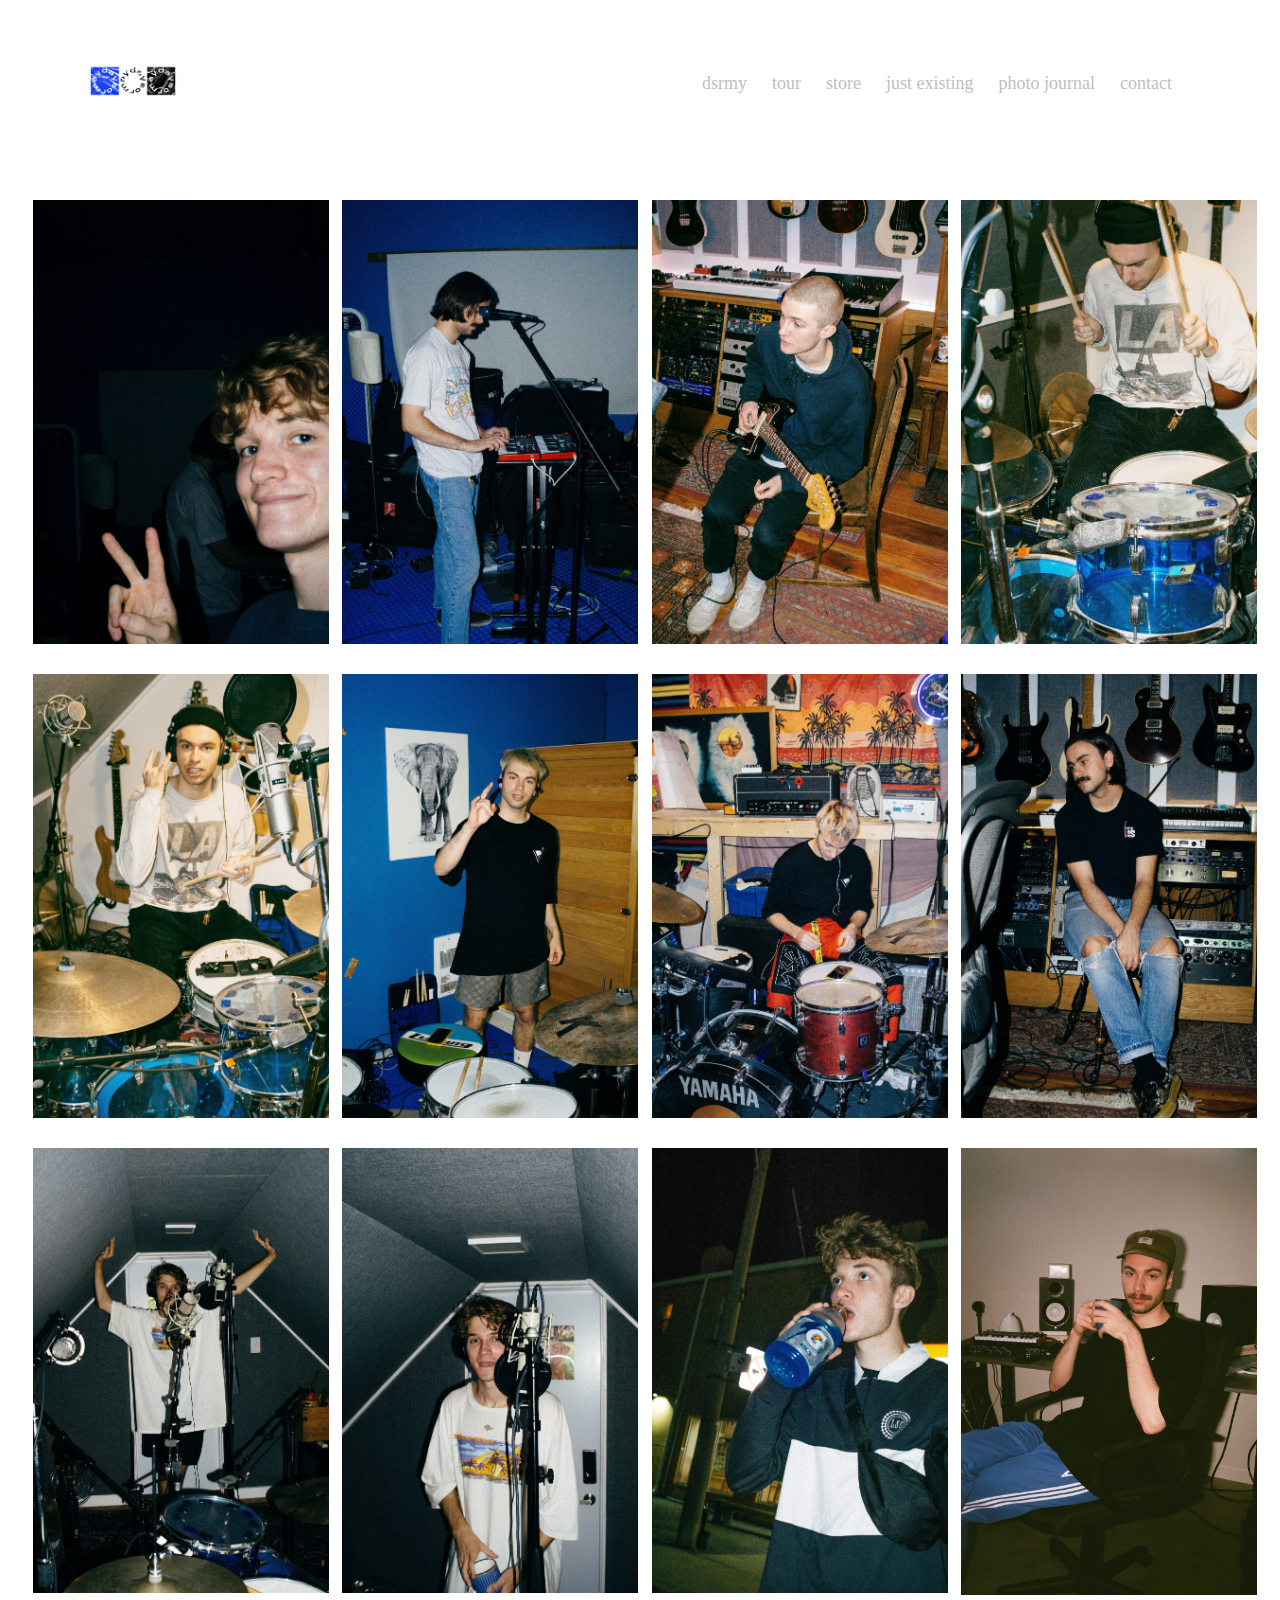
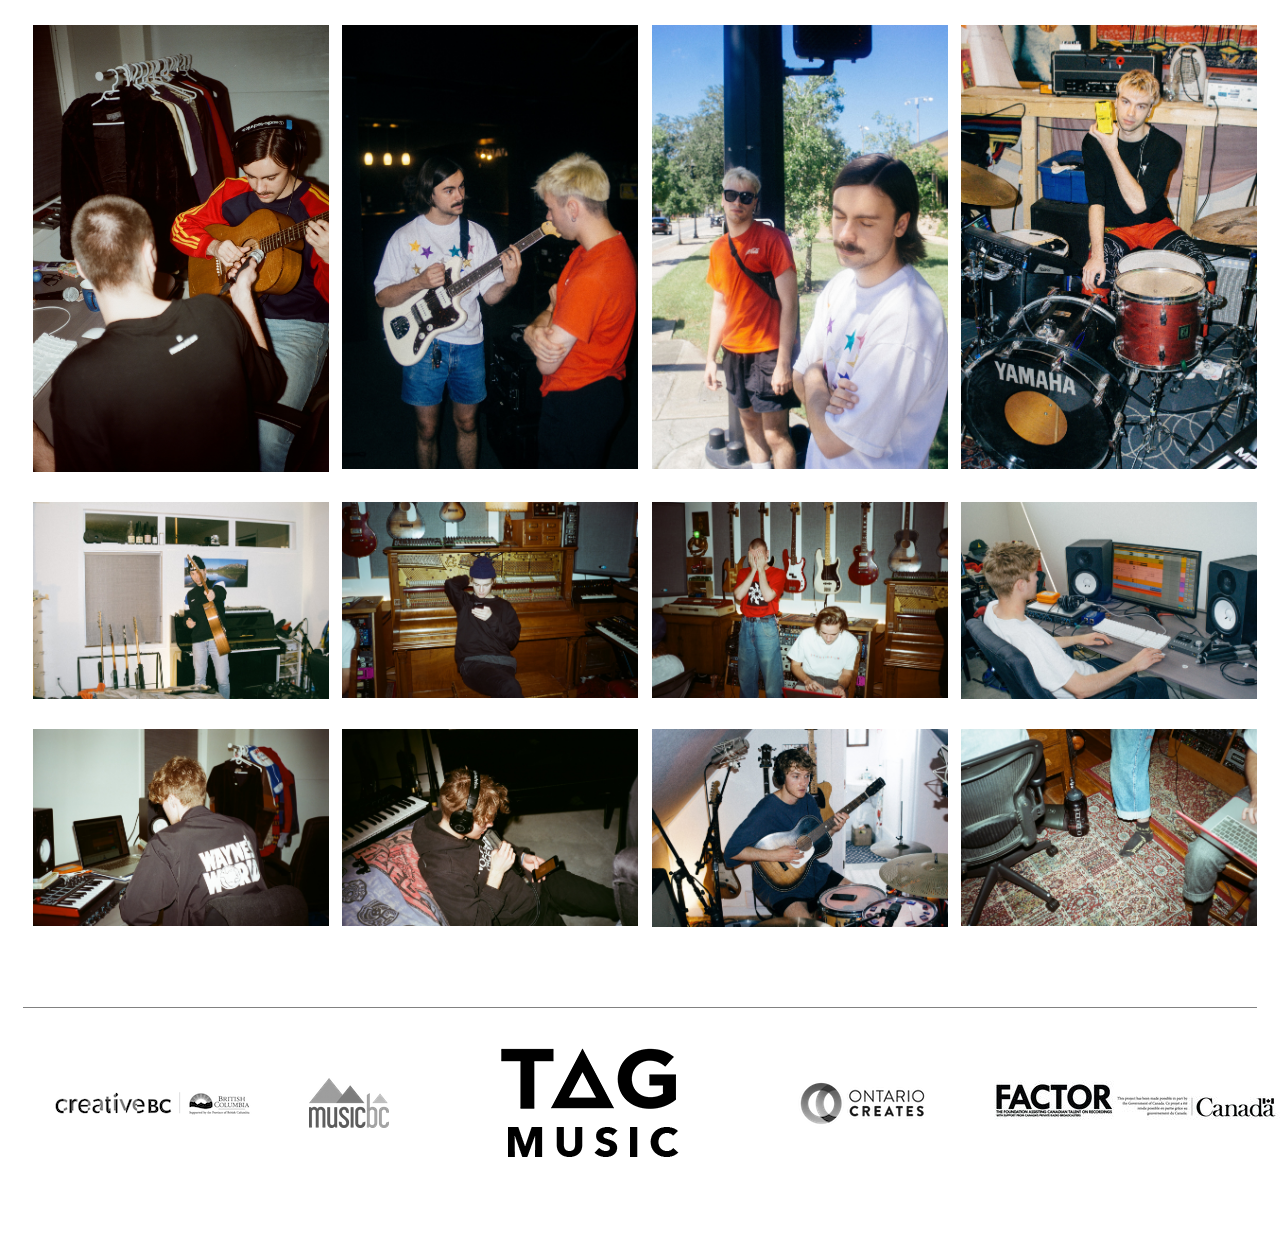
<file: pages/photo journal img 2019.html>
<!DOCTYPE html>
<html lang="Ru">
<head>
    <meta charset="UTF-8">
    <meta http-equiv="X-UA-Compatible" content="IE=edge,chrome=1">
    <meta name="viewport" content="width=device-width, initial-scale=1.0, shrink-to-fit=no">
    <script type="text/javascript" src="../script/script.js"></script>
    <link rel="stylesheet" href="../style/styleIndex.css">
    <link rel="shortcut icon" href="../src/img/cub.jpg" type="image/jpg">
    <title>photo journal 2019 - dsrmy</title>
</head>
<body id="body">
    <header id="header">
        <nav id="padding">
            <div id="header__inner">
                <div id="header__logo">
                    <a href="../index.html"><img src="../src/img/plstic.png" alt="dsrmy" id="logo"></a>
                </div>
                <nav id="nav">
                    <a href="../index.html" id="header__menu">dsrmy</a>
                    <a href="../pages/tour.html" id="header__menu">tour</a>
                    <a href="../pages/store.html" id="header__menu">store</a>
                    <a href="../pages/just existing.html" id="header__menu">just existing</a>
                    <a href="../pages/photo journal.html" id="header__menu">photo journal</a>
                    <a href="../pages/contact.html" id="header__menu">contact</a>
                </nav>
            </div>
        </nav>
    </header>
    <nav id="margin-tops-big"></nav>
    <nav id="container">
        <nav id="margin-tops-big"></nav>
    </nav>
    <nav id="container-photo-jornal">
        <div class="img-Photo-journal">
            <img src="../src/img/1.jpg" alt="" id="img-Photo-journal-Mini">
        </div>
        <div class="img-Photo-journal">
            <img src="../src/img/2.jpg" alt="" id="img-Photo-journal-Mini">
        </div>
        <div class="img-Photo-journal">
            <img src="../src/img/3.jpg" alt="" id="img-Photo-journal-Mini">
        </div>
        <div class="img-Photo-journal">
            <img src="../src/img/4.jpg" alt="" id="img-Photo-journal-Mini">
        </div>
        <div class="img-Photo-journal">
            <img src="../src/img/5.jpg" alt="" id="img-Photo-journal-Mini">
        </div>
        <div class="img-Photo-journal">
            <img src="../src/img/6.jpg" alt="" id="img-Photo-journal-Mini">
        </div>
        <div class="img-Photo-journal">
            <img src="../src/img/7.jpg" alt="" id="img-Photo-journal-Mini">
        </div>
        <div class="img-Photo-journal">
            <img src="../src/img/8.jpg" alt="" id="img-Photo-journal-Mini">
        </div>
        <div class="img-Photo-journal">
            <img src="../src/img/9.jpg" alt="" id="img-Photo-journal-Mini">
        </div>
        <div class="img-Photo-journal">
            <img src="../src/img/10.jpg" alt="" id="img-Photo-journal-Mini">
        </div>
        <div class="img-Photo-journal">
            <img src="../src/img/11.jpg" alt="" id="img-Photo-journal-Mini">
        </div>
        <div class="img-Photo-journal">
            <img src="../src/img/12.jpeg" alt="" id="img-Photo-journal-Mini">
        </div>
        <div class="img-Photo-journal">
            <img src="../src/img/13.jpeg" alt="" id="img-Photo-journal-Mini">
        </div>
        <div class="img-Photo-journal">
            <img src="../src/img/14.jpg" alt="" id="img-Photo-journal-Mini">
        </div>
        <div class="img-Photo-journal">
            <img src="../src/img/15.jpg" alt="" id="img-Photo-journal-Mini">
        </div>
        <div class="img-Photo-journal">
            <img src="../src/img/16.jpg" alt="" id="img-Photo-journal-Mini">
        </div>
        <div class="img-Photo-journal">
            <img src="../src/img/17.jpg" alt="" id="img-Photo-journal-Mini">
        </div>
        <div class="img-Photo-journal">
            <img src="../src/img/18.jpg" alt="" id="img-Photo-journal-Mini">
        </div>
        <div class="img-Photo-journal">
            <img src="../src/img/19.jpeg" alt="" id="img-Photo-journal-Mini">
        </div>
        <div class="img-Photo-journal">
            <img src="../src/img/20.jpg" alt="" id="img-Photo-journal-Mini">
        </div>
        <div class="img-Photo-journal">
            <img src="../src/img/21.jpeg" alt="" id="img-Photo-journal-Mini">
        </div>
        <div class="img-Photo-journal">
            <img src="../src/img/22.jpeg" alt="" id="img-Photo-journal-Mini">
        </div>
        <div class="img-Photo-journal">
            <img src="../src/img/23.jpg" alt="" id="img-Photo-journal-Mini">
        </div>
        <div class="img-Photo-journal">
            <img src="../src/img/24.jpeg" alt="" id="img-Photo-journal-Mini">
        </div>
    </nav>
    <nav id="margin-tops"></nav>
    <nav id="container">
        <div id="bottom"></div>
    </nav>
    <nav id="margin-tops-small"></nav>
    <footer id="container-footer-img">
        <img src="../src/img/creativebc_bcid_H_grey+(1).png" alt="" id="img-footer">
        <img src="../src/img/MusicBC_logo-5000px-BW.png" alt="" id="img-footer">
        <img src="../src/img/newboi.png" alt="" id="img-footer">
        <img src="../src/img/WhatsApp+Image+2019-08-27+at+14.28.51+copy.png" alt="" id="img-footer">
        <img src="../src/img/factorcanada.jpg" alt="" id="img-footer">
    </footer>
</body>
</html>
</file>
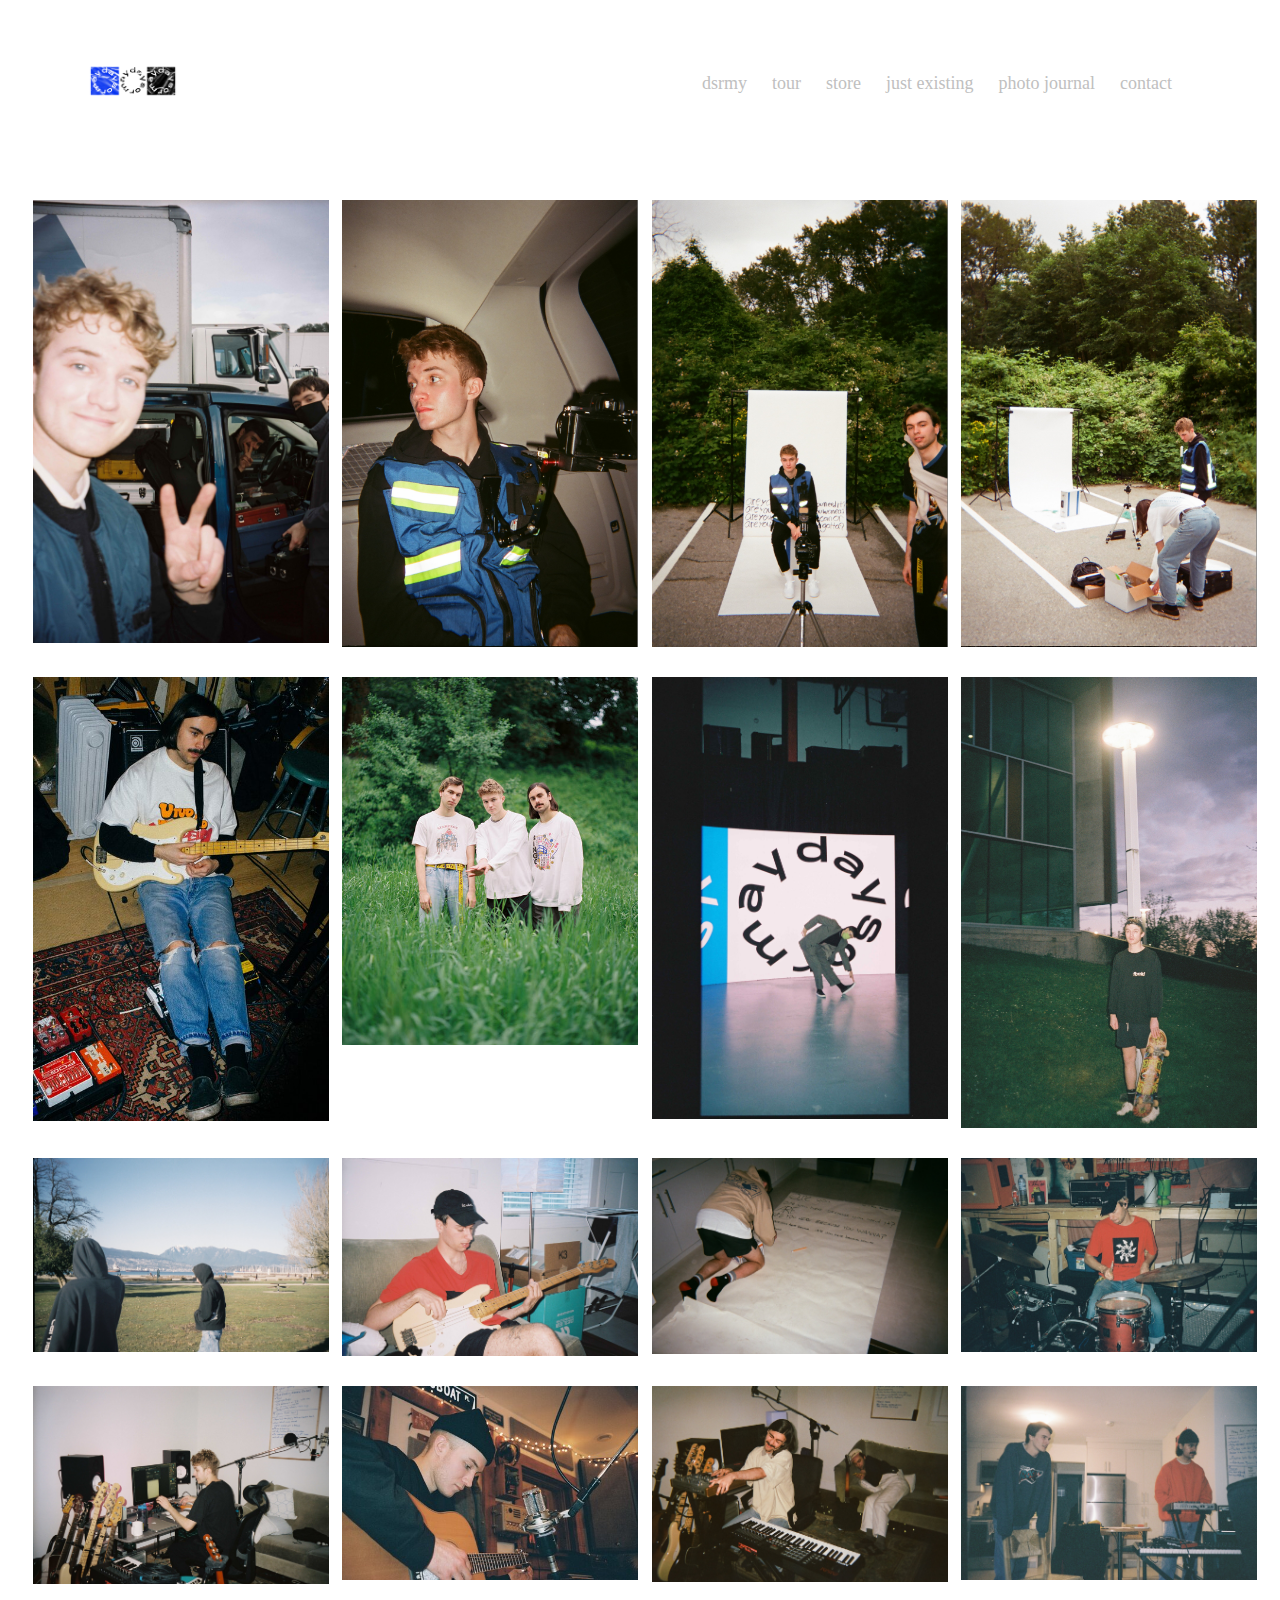
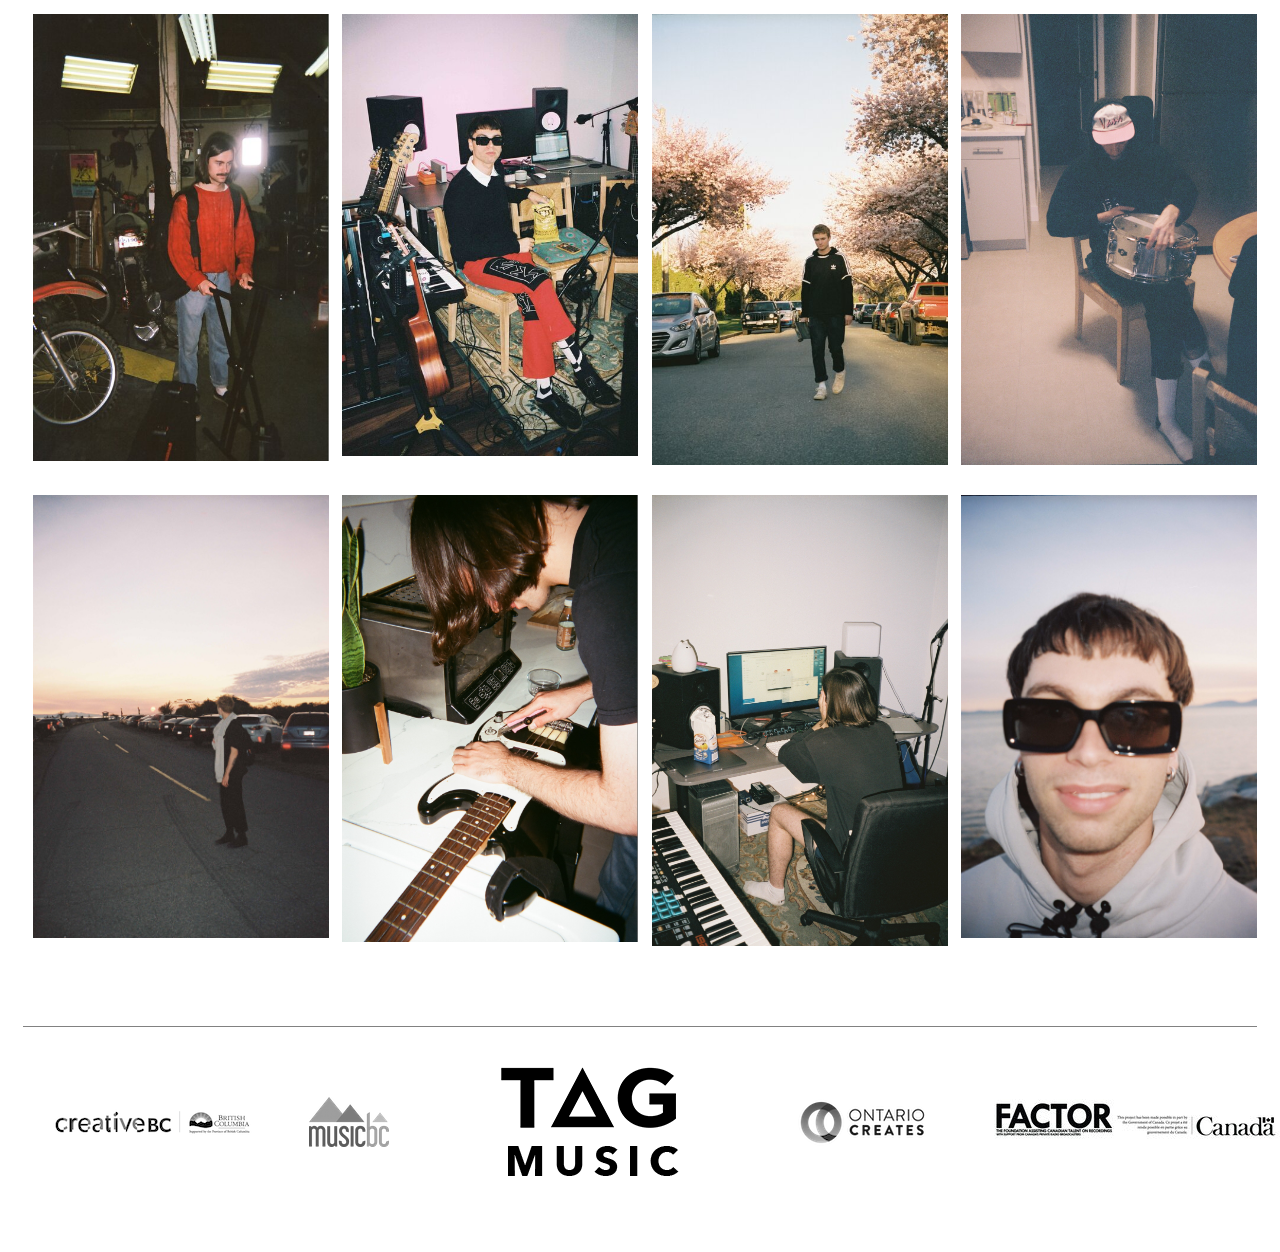
<file: pages/photo journal img 2020.html>
<!DOCTYPE html>
<html lang="Ru">
<head>
    <meta charset="UTF-8">
    <meta http-equiv="X-UA-Compatible" content="IE=edge,chrome=1">
    <meta name="viewport" content="width=device-width, initial-scale=1.0, shrink-to-fit=no">
    <script type="text/javascript" src="../script/script.js"></script>
    <link rel="stylesheet" href="../style/styleIndex.css">
    <link rel="shortcut icon" href="../src/img/cub.jpg" type="image/jpg">
    <title>photo journal 2020 - dsrmy</title>
</head>
<body id="body">
    <header id="header">
        <nav id="padding">
            <div id="header__inner">
                <div id="header__logo">
                    <a href="../index.html"><img src="../src/img/plstic.png" alt="dsrmy" id="logo"></a>
                </div>
                <nav id="nav">
                    <a href="../index.html" id="header__menu">dsrmy</a>
                    <a href="../pages/tour.html" id="header__menu">tour</a>
                    <a href="../pages/store.html" id="header__menu">store</a>
                    <a href="../pages/just existing.html" id="header__menu">just existing</a>
                    <a href="../pages/photo journal.html" id="header__menu">photo journal</a>
                    <a href="../pages/contact.html" id="header__menu">contact</a>
                </nav>
            </div>
        </nav>
    </header>
    <nav id="margin-tops-big"></nav>
    <nav id="container">
        <nav id="margin-tops-big"></nav>
    </nav>
    <nav id="container-photo-jornal">
        <div class="img-Photo-journal">
            <img src="../src/img/000040.jpg" alt="" id="img-Photo-journal-Mini">
        </div>
        <div class="img-Photo-journal">
            <img src="../src/img/0007_6A.jpg" alt="" id="img-Photo-journal-Mini">
        </div>
        <div class="img-Photo-journal">
            <img src="../src/img/0008_7A.jpg" alt="" id="img-Photo-journal-Mini">
        </div>
        <div class="img-Photo-journal">
            <img src="../src/img/0006_5A.jpg" alt="" id="img-Photo-journal-Mini">
        </div>
        <div class="img-Photo-journal">
            <img src="../src/img/sleepynol-1.jpg" alt="" id="img-Photo-journal-Mini">
        </div>
        <div class="img-Photo-journal">
            <img src="../src/img/EG081220013696-05.jpg" alt="" id="img-Photo-journal-Mini">
        </div>
        <div class="img-Photo-journal">
            <img src="../src/img/000033.jpg" alt="" id="img-Photo-journal-Mini">
        </div>
        <div class="img-Photo-journal">
            <img src="../src/img/000033 (1).jfif" alt="" id="img-Photo-journal-Mini">
        </div>
        <div class="img-Photo-journal">
            <img src="../src/img/000033.jfif" alt="" id="img-Photo-journal-Mini">
        </div>
        <div class="img-Photo-journal">
            <img src="../src/img/000020 (1).jpg" alt="" id="img-Photo-journal-Mini">
        </div>
        <div class="img-Photo-journal">
            <img src="../src/img/0011_10A.jpg" alt="" id="img-Photo-journal-Mini">
        </div>
        <div class="img-Photo-journal">
            <img src="../src/img/000027.jfif" alt="" id="img-Photo-journal-Mini">
        </div>
        <div class="img-Photo-journal">
            <img src="../src/img/000001 (2).jpg" alt="" id="img-Photo-journal-Mini">
        </div>
        <div class="img-Photo-journal">
            <img src="../src/img/000016.jfif" alt="" id="img-Photo-journal-Mini">
        </div>
        <div class="img-Photo-journal">
            <img src="../src/img/0025_25A.jpg" alt="" id="img-Photo-journal-Mini">
        </div>
        <div class="img-Photo-journal">
            <img src="../src/img/000041.jfif" alt="" id="img-Photo-journal-Mini">
        </div>
        <div class="img-Photo-journal">
            <img src="../src/img/0023_23A.jpg" alt="" id="img-Photo-journal-Mini">
        </div>
        <div class="img-Photo-journal">
            <img src="../src/img/000025 (2).jpg" alt="" id="img-Photo-journal-Mini">
        </div>
        <div class="img-Photo-journal">
            <img src="../src/img/000014.jfif" alt="" id="img-Photo-journal-Mini">
        </div>
        <div class="img-Photo-journal">
            <img src="../src/img/000017.jfif" alt="" id="img-Photo-journal-Mini">
        </div>
        <div class="img-Photo-journal">
            <img src="../src/img/000018 (1).jpg" alt="" id="img-Photo-journal-Mini">
        </div>
        <div class="img-Photo-journal">
            <img src="../src/img/0012_11A.jpg" alt="" id="img-Photo-journal-Mini">
        </div>
        <div class="img-Photo-journal">
            <img src="../src/img/000022.jfif" alt="" id="img-Photo-journal-Mini">
        </div>
        <div class="img-Photo-journal">
            <img src="../src/img/000017.jpg" alt="" id="img-Photo-journal-Mini">
        </div>
    </nav>
    <nav id="margin-tops"></nav>
    <nav id="container">
        <div id="bottom"></div>
    </nav>
    <nav id="margin-tops-small"></nav>
    <footer id="container-footer-img">
        <img src="../src/img/creativebc_bcid_H_grey+(1).png" alt="" id="img-footer">
        <img src="../src/img/MusicBC_logo-5000px-BW.png" alt="" id="img-footer">
        <img src="../src/img/newboi.png" alt="" id="img-footer">
        <img src="../src/img/WhatsApp+Image+2019-08-27+at+14.28.51+copy.png" alt="" id="img-footer">
        <img src="../src/img/factorcanada.jpg" alt="" id="img-footer">
    </footer>
</body>
</html>
</file>
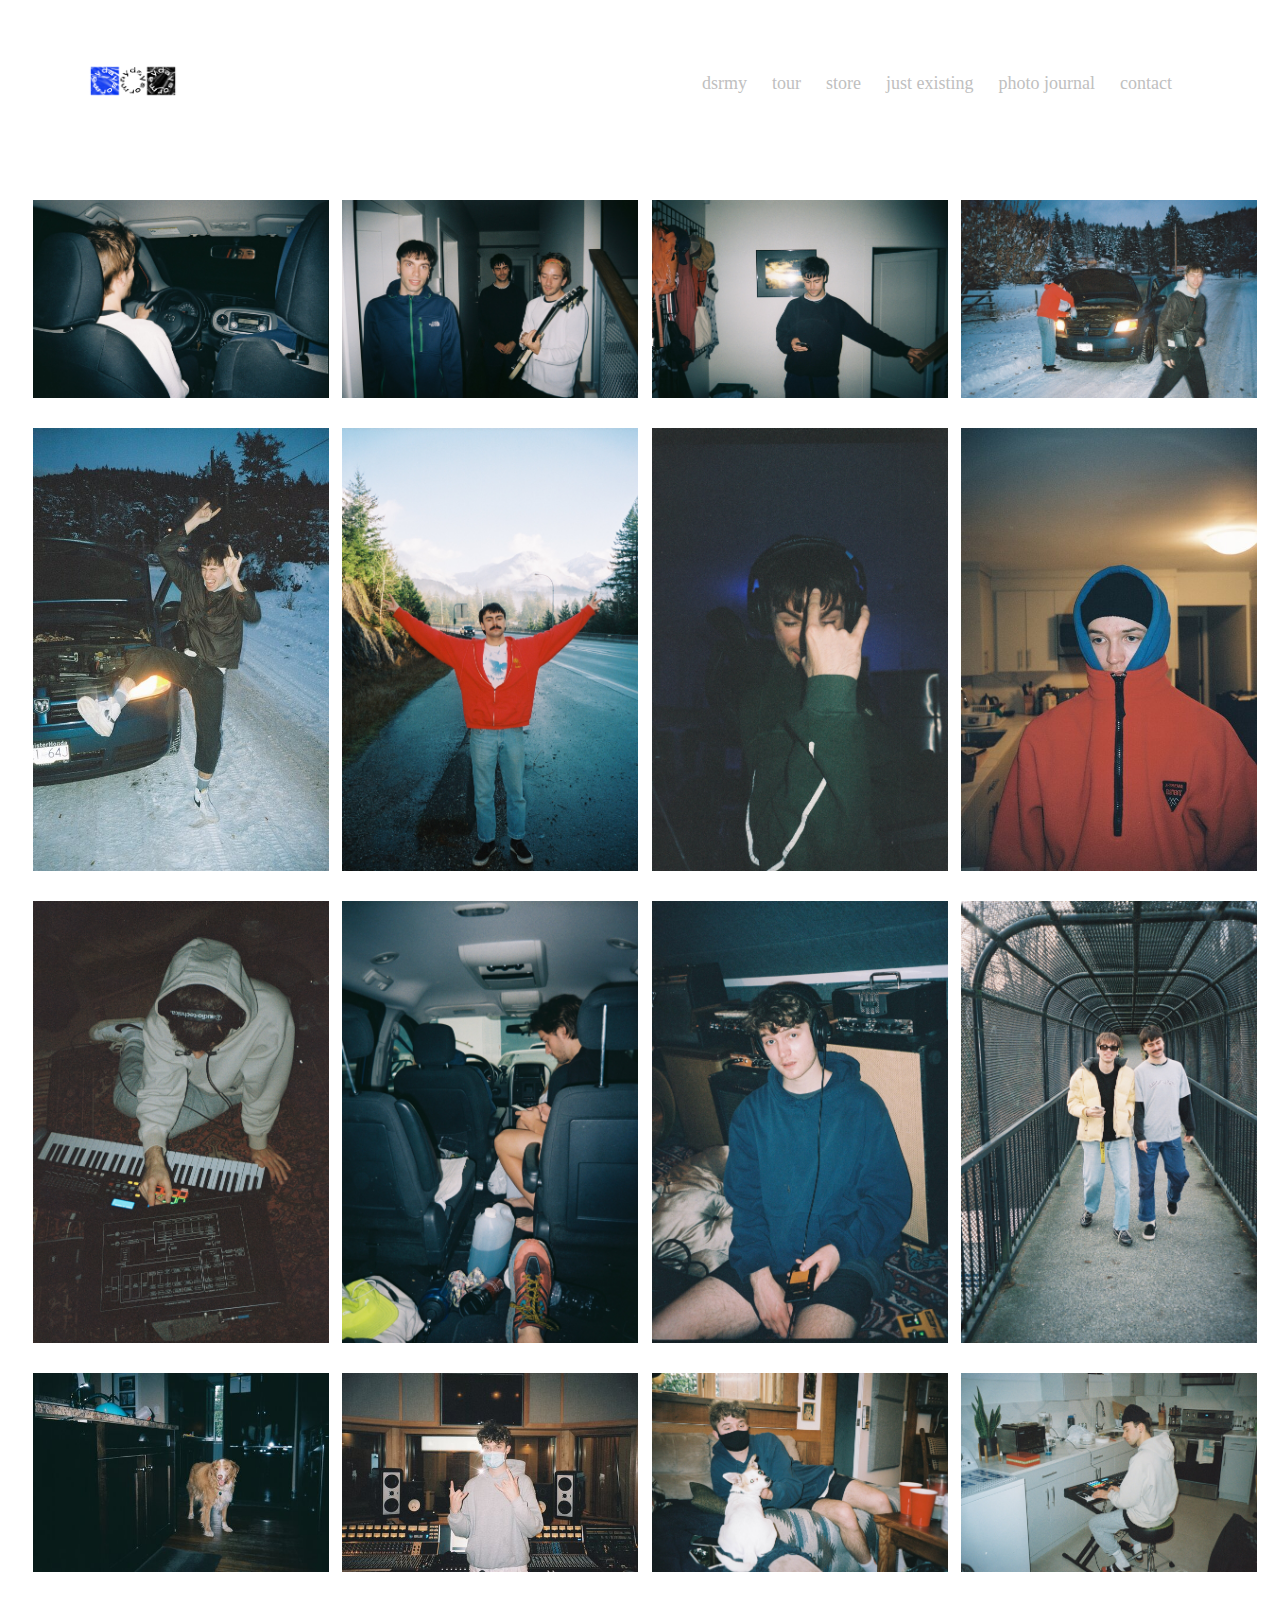
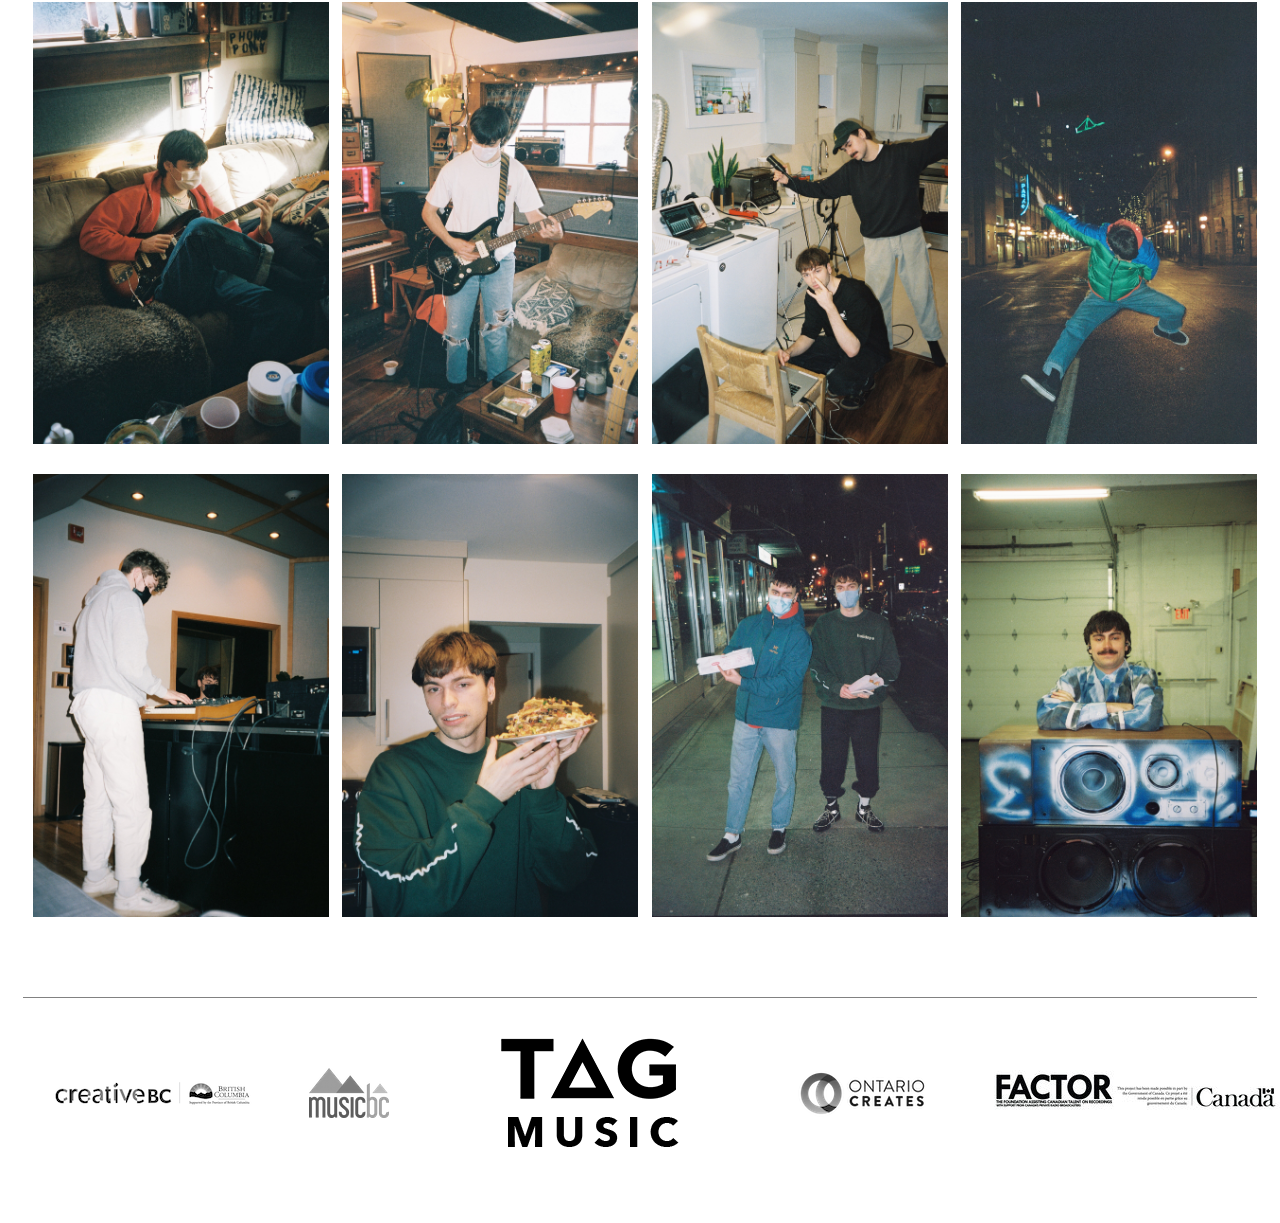
<file: pages/photo journal img 2021.html>
<!DOCTYPE html>
<html lang="Ru">
<head>
    <meta charset="UTF-8">
    <meta http-equiv="X-UA-Compatible" content="IE=edge,chrome=1">
    <meta name="viewport" content="width=device-width, initial-scale=1.0, shrink-to-fit=no">
    <script type="text/javascript" src="../script/script.js"></script>
    <link rel="stylesheet" href="../style/styleIndex.css">
    <link rel="shortcut icon" href="../src/img/cub.jpg" type="image/jpg">
    <title>photo journal 2021 - dsrmy</title>
</head>
<body id="body">
    <header id="header">
        <nav id="padding">
            <div id="header__inner">
                <div id="header__logo">
                    <a href="../index.html"><img src="../src/img/plstic.png" alt="dsrmy" id="logo"></a>
                </div>
                <nav id="nav">
                    <a href="../index.html" id="header__menu">dsrmy</a>
                    <a href="../pages/tour.html" id="header__menu">tour</a>
                    <a href="../pages/store.html" id="header__menu">store</a>
                    <a href="../pages/just existing.html" id="header__menu">just existing</a>
                    <a href="../pages/photo journal.html" id="header__menu">photo journal</a>
                    <a href="../pages/contact.html" id="header__menu">contact</a>
                </nav>
            </div>
        </nav>
    </header>
    <nav id="margin-tops-big"></nav>
    <nav id="container">
        <nav id="margin-tops-big"></nav>
    </nav>
    <nav id="container-photo-jornal">
        <div class="img-Photo-journal">
            <img src="../src/img/000015 (1).jpg" alt="" id="img-Photo-journal-Mini">
        </div>
        <div class="img-Photo-journal">
            <img src="../src/img/000008.jpg" alt="" id="img-Photo-journal-Mini">
        </div>
        <div class="img-Photo-journal">
            <img src="../src/img/000009 (1).jpg" alt="" id="img-Photo-journal-Mini">
        </div>
        <div class="img-Photo-journal">
            <img src="../src/img/000010.jpg" alt="" id="img-Photo-journal-Mini">
        </div>
        <div class="img-Photo-journal">
            <img src="../src/img/000009 (2).jpg" alt="" id="img-Photo-journal-Mini">
        </div>
        <div class="img-Photo-journal">
            <img src="../src/img/000007 (1).jpg" alt="" id="img-Photo-journal-Mini">
        </div>
        <div class="img-Photo-journal">
            <img src="../src/img/000011small.jpg" alt="" id="img-Photo-journal-Mini">
        </div>
        <div class="img-Photo-journal">
            <img src="../src/img/000001 (1).jpg" alt="" id="img-Photo-journal-Mini">
        </div>
        <div class="img-Photo-journal">
            <img src="../src/img/000019 (1).jpg" alt="" id="img-Photo-journal-Mini">
        </div>
        <div class="img-Photo-journal">
            <img src="../src/img/000031 (1).jpg" alt="" id="img-Photo-journal-Mini">
        </div>
        <div class="img-Photo-journal">
            <img src="../src/img/000026.jpg" alt="" id="img-Photo-journal-Mini">
        </div>
        <div class="img-Photo-journal">
            <img src="../src/img/000025 (1).jpg" alt="" id="img-Photo-journal-Mini">
        </div>
        <div class="img-Photo-journal">
            <img src="../src/img/000001.jpg" alt="" id="img-Photo-journal-Mini">
        </div>
        <div class="img-Photo-journal">
            <img src="../src/img/000041small.jpg" alt="" id="img-Photo-journal-Mini">
        </div>
        <div class="img-Photo-journal">
            <img src="../src/img/000018.jpg" alt="" id="img-Photo-journal-Mini">
        </div>
        <div class="img-Photo-journal">
            <img src="../src/img/000023.jpg" alt="" id="img-Photo-journal-Mini">
        </div>
        <div class="img-Photo-journal">
            <img src="../src/img/000016.jpg" alt="" id="img-Photo-journal-Mini">
        </div>
        <div class="img-Photo-journal">
            <img src="../src/img/000024.jpg" alt="" id="img-Photo-journal-Mini">
        </div>
        <div class="img-Photo-journal">
            <img src="../src/img/000024 (1).jpg" alt="" id="img-Photo-journal-Mini">
        </div>
        <div class="img-Photo-journal">
            <img src="../src/img/000038 (1).jpg" alt="" id="img-Photo-journal-Mini">
        </div>
        <div class="img-Photo-journal">
            <img src="../src/img/000039small.jpg" alt="" id="img-Photo-journal-Mini">
        </div>
        <div class="img-Photo-journal">
            <img src="../src/img/000025.jpg" alt="" id="img-Photo-journal-Mini">
        </div>
        <div class="img-Photo-journal">
            <img src="../src/img/000041.jpg" alt="" id="img-Photo-journal-Mini">
        </div>
        <div class="img-Photo-journal">
            <img src="../src/img/000031.jpg" alt="" id="img-Photo-journal-Mini">
        </div>
    </nav>
    <nav id="margin-tops"></nav>
    <nav id="container">
        <div id="bottom"></div>
    </nav>
    <nav id="margin-tops-small"></nav>
    <footer id="container-footer-img">
        <img src="../src/img/creativebc_bcid_H_grey+(1).png" alt="" id="img-footer">
        <img src="../src/img/MusicBC_logo-5000px-BW.png" alt="" id="img-footer">
        <img src="../src/img/newboi.png" alt="" id="img-footer">
        <img src="../src/img/WhatsApp+Image+2019-08-27+at+14.28.51+copy.png" alt="" id="img-footer">
        <img src="../src/img/factorcanada.jpg" alt="" id="img-footer">
    </footer>
</body>
</html>
</file>
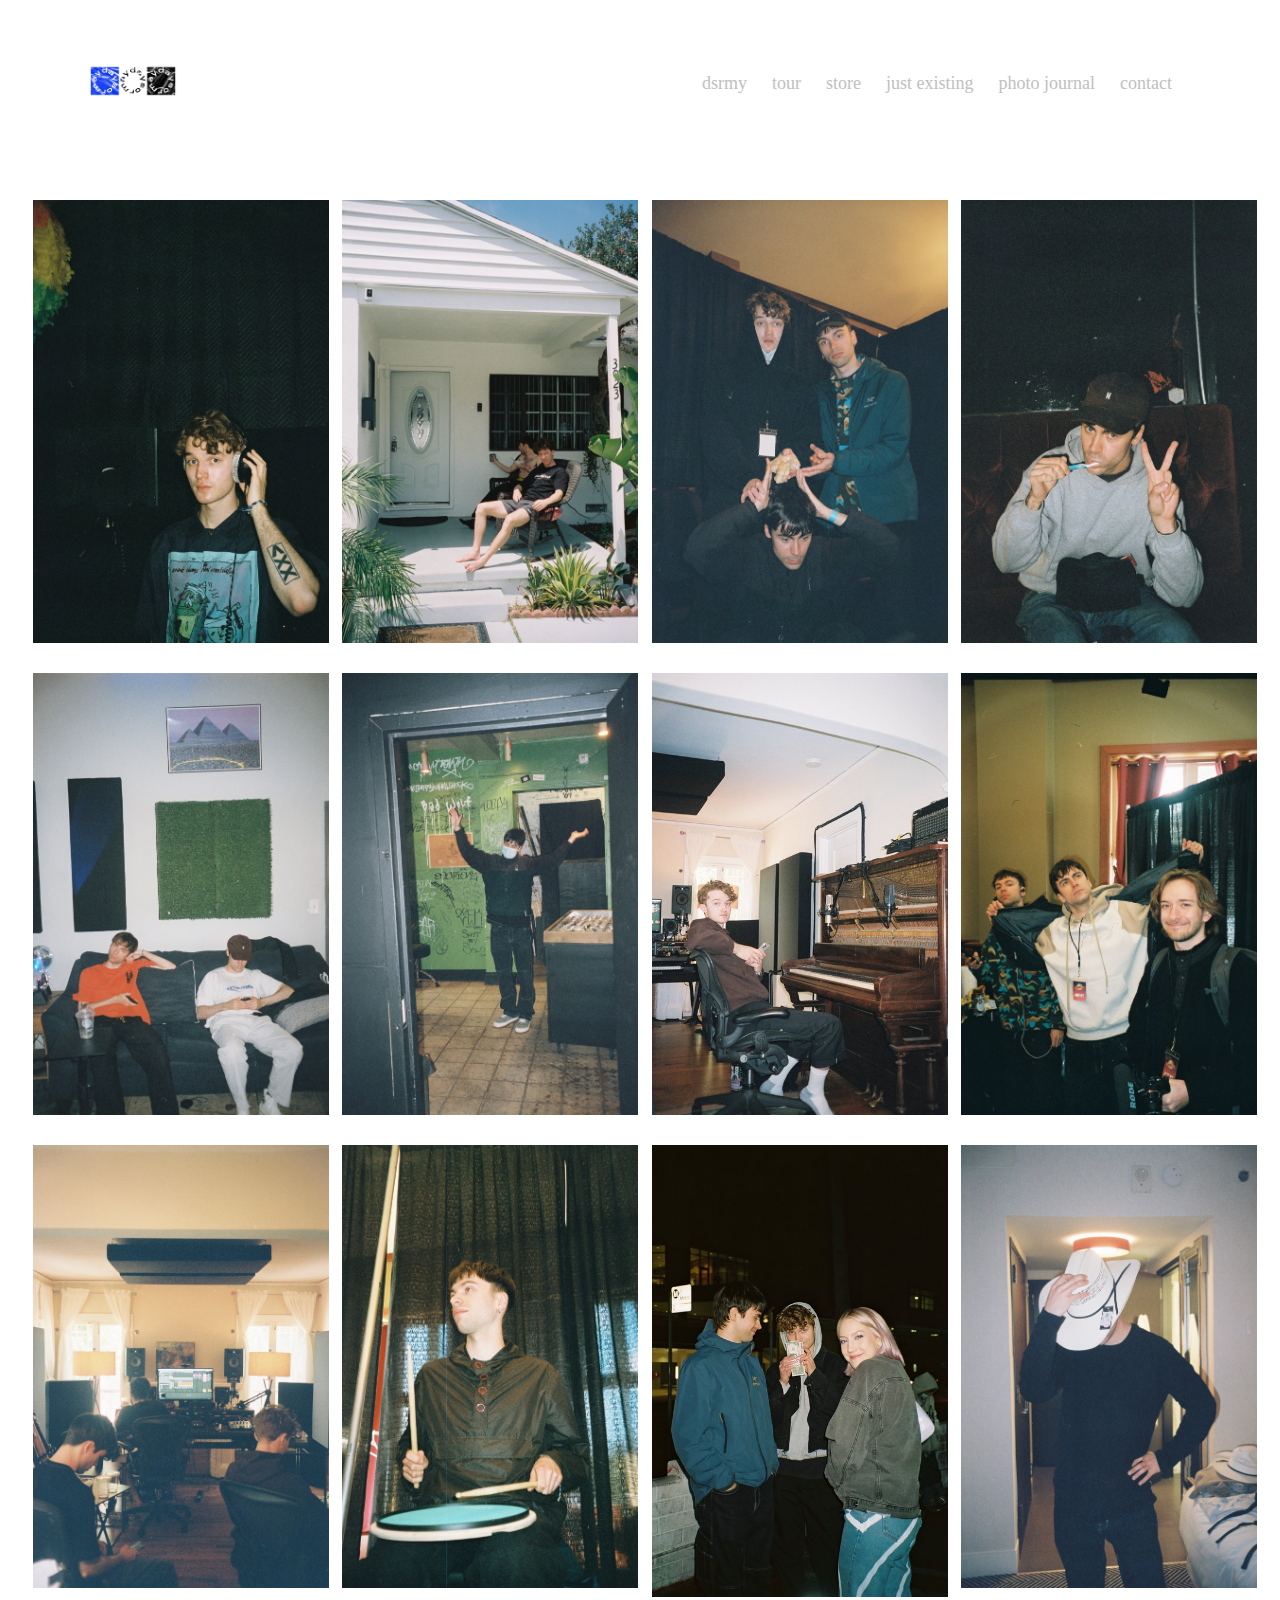
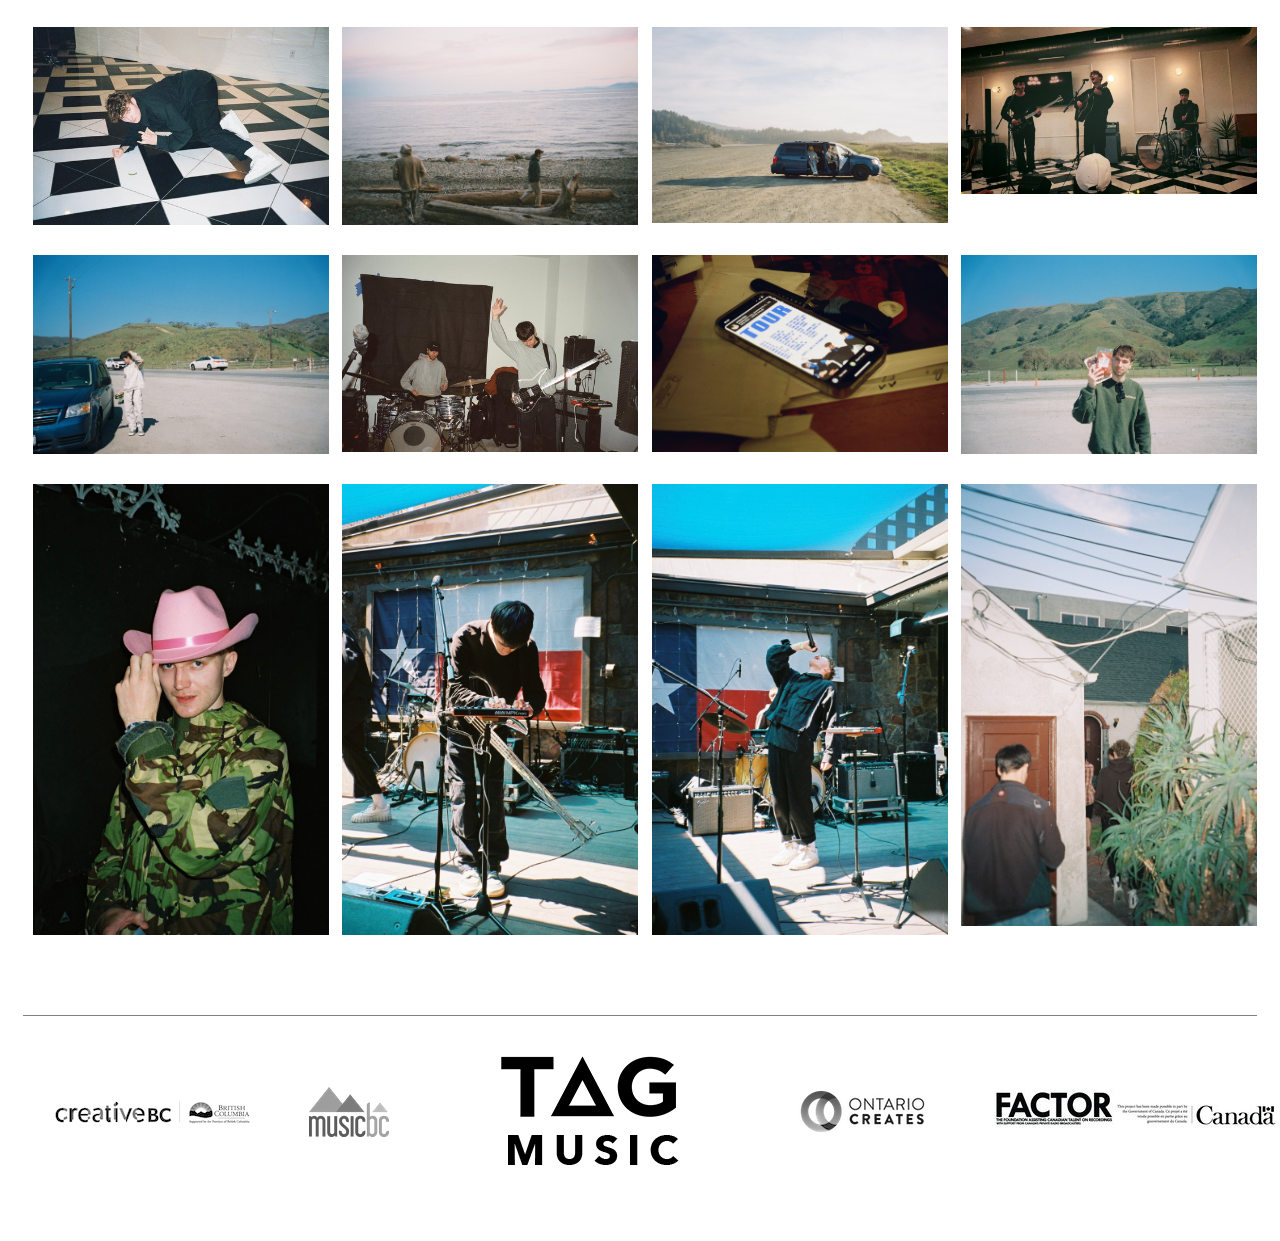
<file: pages/photo journal img 2022.html>
<!DOCTYPE html>
<html lang="Ru">
<head>
    <meta charset="UTF-8">
    <meta http-equiv="X-UA-Compatible" content="IE=edge,chrome=1">
    <meta name="viewport" content="width=device-width, initial-scale=1.0, shrink-to-fit=no">
    <script type="text/javascript" src="../script/script.js"></script>
    <link rel="stylesheet" href="../style/styleIndex.css">
    <link rel="shortcut icon" href="../src/img/cub.jpg" type="image/jpg">
    <title>photo journal 2022 - dsrmy</title>
</head>
<body id="body">
    <header id="header">
        <nav id="padding">
            <div id="header__inner">
                <div id="header__logo">
                    <a href="../index.html"><img src="../src/img/plstic.png" alt="dsrmy" id="logo"></a>
                </div>
                <nav id="nav">
                    <a href="../index.html" id="header__menu">dsrmy</a>
                    <a href="../pages/tour.html" id="header__menu">tour</a>
                    <a href="../pages/store.html" id="header__menu">store</a>
                    <a href="../pages/just existing.html" id="header__menu">just existing</a>
                    <a href="../pages/photo journal.html" id="header__menu">photo journal</a>
                    <a href="../pages/contact.html" id="header__menu">contact</a>
                </nav>
            </div>
        </nav>
    </header>
    <nav id="margin-tops-big"></nav>
    <nav id="container">
        <nav id="margin-tops-big"></nav>
    </nav>
    <nav id="container-photo-jornal">
        <div class="img-Photo-journal">
            <img src="../src/img/000036.jpg" alt="" id="img-Photo-journal-Mini">
        </div>
        <div class="img-Photo-journal">
            <img src="../src/img/000030.jpg" alt="" id="img-Photo-journal-Mini">
        </div>
        <div class="img-Photo-journal">
            <img src="../src/img/000013.jpg" alt="" id="img-Photo-journal-Mini">
        </div>
        <div class="img-Photo-journal">
            <img src="../src/img/000019.jpg" alt="" id="img-Photo-journal-Mini">
        </div>
        <div class="img-Photo-journal">
            <img src="../src/img/000035.jpg" alt="" id="img-Photo-journal-Mini">
        </div>
        <div class="img-Photo-journal">
            <img src="../src/img/000015.jpg" alt="" id="img-Photo-journal-Mini">
        </div>
        <div class="img-Photo-journal">
            <img src="../src/img/000037.jpg" alt="" id="img-Photo-journal-Mini">
        </div>
        <div class="img-Photo-journal">
            <img src="../src/img/000007.jpg" alt="" id="img-Photo-journal-Mini">
        </div>
        <div class="img-Photo-journal">
            <img src="../src/img/000038.jpg" alt="" id="img-Photo-journal-Mini">
        </div>
        <div class="img-Photo-journal">
            <img src="../src/img/000009.jpg" alt="" id="img-Photo-journal-Mini">
        </div>
        <div class="img-Photo-journal">
            <img src="../src/img/IMG_4543.jfif" alt="" id="img-Photo-journal-Mini">
        </div>
        <div class="img-Photo-journal">
            <img src="../src/img/000041.jpeg" alt="" id="img-Photo-journal-Mini">
        </div>
        <div class="img-Photo-journal">
            <img src="../src/img/000028.jpeg" alt="" id="img-Photo-journal-Mini">
        </div>
        <div class="img-Photo-journal">
            <img src="../src/img/000020.jpg" alt="" id="img-Photo-journal-Mini">
        </div>
        <div class="img-Photo-journal">
            <img src="../src/img/519072_0034.jpg" alt="" id="img-Photo-journal-Mini">
        </div>
        <div class="img-Photo-journal">
            <img src="../src/img/IMG_3757.jfif" alt="" id="img-Photo-journal-Mini">
        </div>
        <div class="img-Photo-journal">
            <img src="../src/img/000011.jpeg" alt="" id="img-Photo-journal-Mini">
        </div>
        <div class="img-Photo-journal">
            <img src="../src/img/519072_0007.jpg" alt="" id="img-Photo-journal-Mini">
        </div>
        <div class="img-Photo-journal">
            <img src="../src/img/519072_0017.jpg" alt="" id="img-Photo-journal-Mini">
        </div>
        <div class="img-Photo-journal">
            <img src="../src/img/000010.jpeg" alt="" id="img-Photo-journal-Mini">
        </div>
        <div class="img-Photo-journal">
            <img src="../src/img/IMG_4520.jfif" alt="" id="img-Photo-journal-Mini">
        </div>
        <div class="img-Photo-journal">
            <img src="../src/img/IMG_4513.jfif" alt="" id="img-Photo-journal-Mini">
        </div>
        <div class="img-Photo-journal">
            <img src="../src/img/IMG_4514.jfif" alt="" id="img-Photo-journal-Mini">
        </div>
        <div class="img-Photo-journal">
            <img src="../src/img/0000421.jpg" alt="" id="img-Photo-journal-Mini">
        </div>
    </nav>
    <nav id="margin-tops"></nav>
    <nav id="container">
        <div id="bottom"></div>
    </nav>
    <nav id="margin-tops-small"></nav>
    <footer id="container-footer-img">
        <img src="../src/img/creativebc_bcid_H_grey+(1).png" alt="" id="img-footer">
        <img src="../src/img/MusicBC_logo-5000px-BW.png" alt="" id="img-footer">
        <img src="../src/img/newboi.png" alt="" id="img-footer">
        <img src="../src/img/WhatsApp+Image+2019-08-27+at+14.28.51+copy.png" alt="" id="img-footer">
        <img src="../src/img/factorcanada.jpg" alt="" id="img-footer">
    </footer>
</body>
</html>
</file>
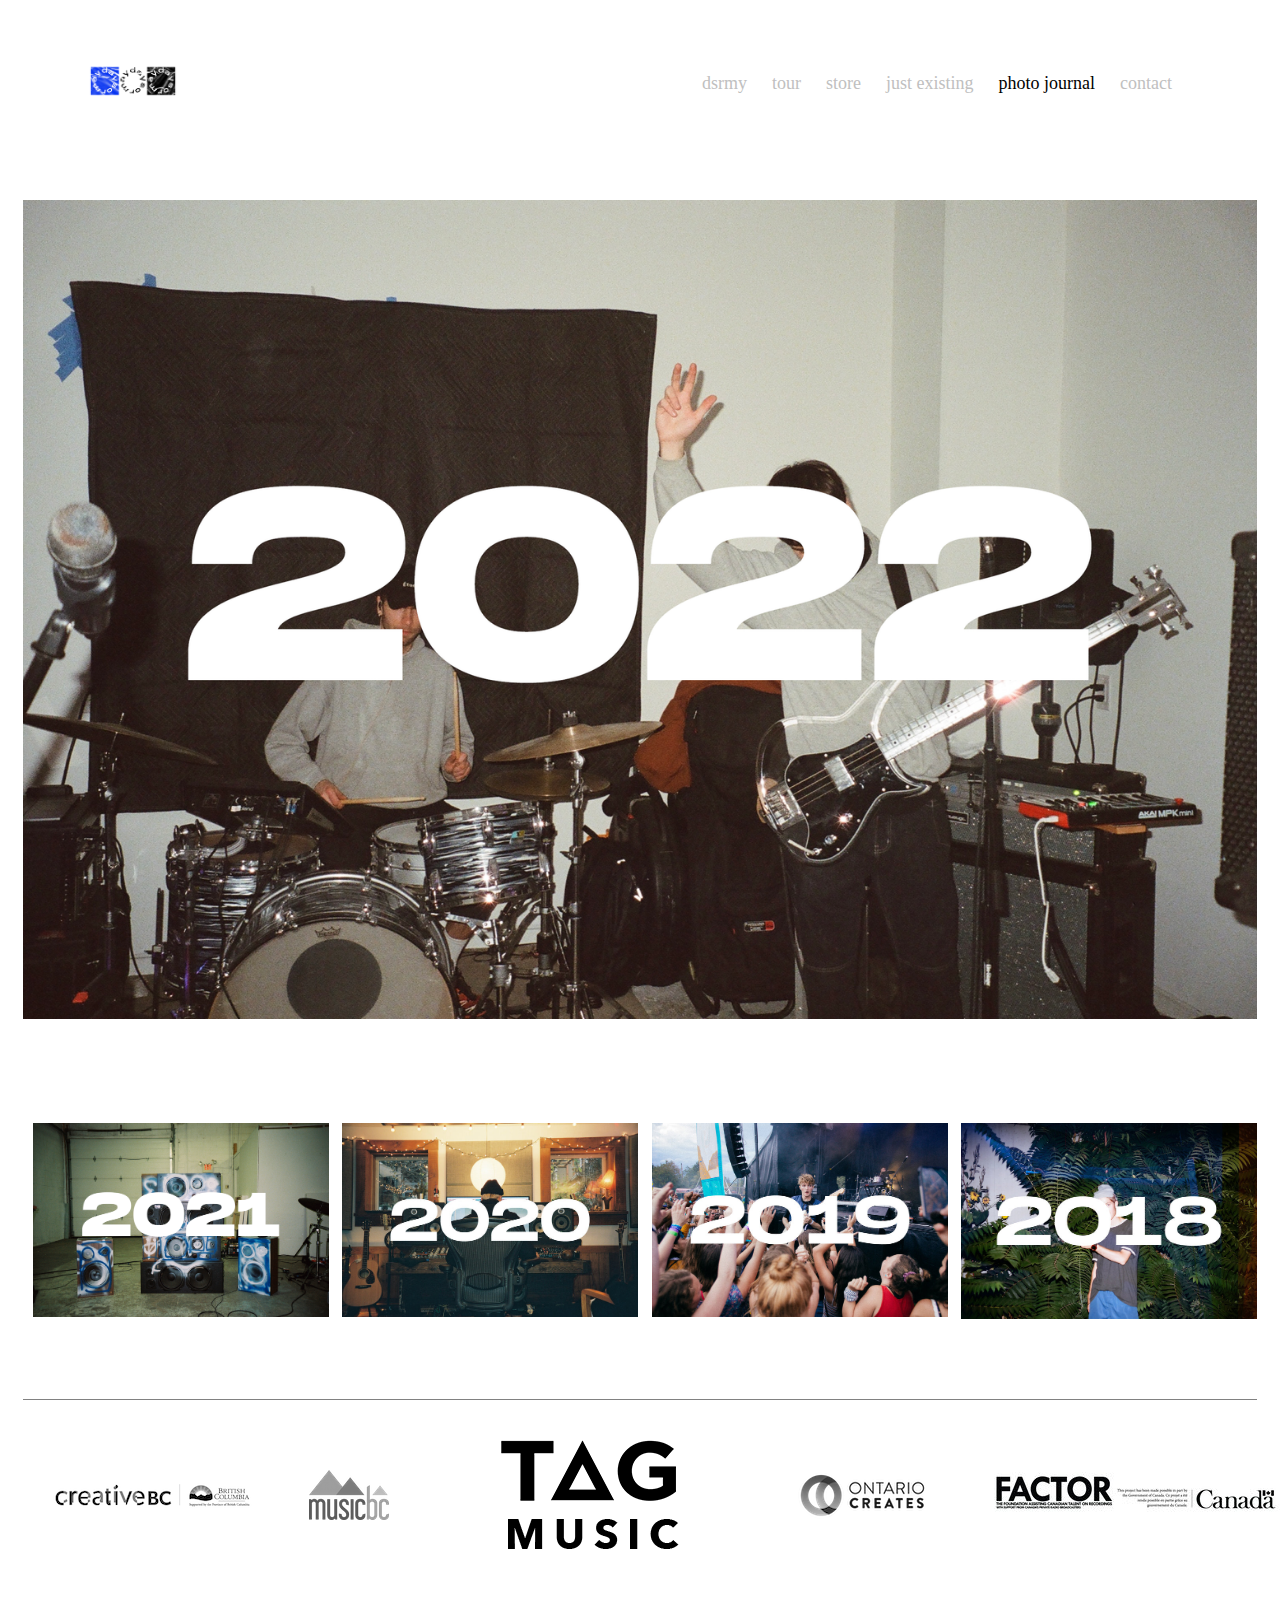
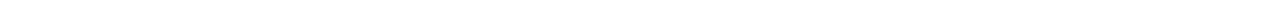
<file: pages/photo journal.html>
<!DOCTYPE html>
<html lang="Ru">
<head>
    <meta charset="UTF-8">
    <meta http-equiv="X-UA-Compatible" content="IE=edge,chrome=1">
    <meta name="viewport" content="width=device-width, initial-scale=1.0, shrink-to-fit=no">
    <script type="text/javascript" src="../script/script.js"></script>
    <link rel="stylesheet" href="../style/styleIndex.css">
    <link rel="shortcut icon" href="../src/img/cub.jpg" type="image/jpg">
    <title>photo journal - dsrmy</title>
</head>
<body id="body">
    <header id="header">
        <nav id="padding">
            <div id="header__inner">
                <div id="header__logo">
                    <a href="../index.html"><img src="../src/img/plstic.png" alt="dsrmy" id="logo"></a>
                </div>
                <nav id="nav">
                    <a href="../index.html" id="header__menu">dsrmy</a>
                    <a href="../pages/tour.html" id="header__menu">tour</a>
                    <a href="../pages/store.html" id="header__menu">store</a>
                    <a href="../pages/just existing.html" id="header__menu">just existing</a>
                    <a href="../pages/photo journal.html" id="header__menu__weight">photo journal</a>
                    <a href="../pages/contact.html" id="header__menu">contact</a>
                </nav>
            </div>
        </nav>
    </header>
    <nav id="margin-tops-big"></nav>
    <nav id="container">
        <a href="photo journal img 2022.html"><img src="../src/img/2022+card+2.png" alt="" id="img-Photo-journal-2022"></a>
    </nav>
    <nav id="container-photo-jornal">
        <div class="img-Photo-journal">
            <a href="photo journal img 2021.html"><img src="../src/img/2021_photojournal.png" alt="" id="img-Photo-journal-Mini"></a>
        </div>
        <div class="img-Photo-journal">
            <a href="photo journal img 2020.html"><img src="../src/img/2020_photojournal.jpg" alt="" id="img-Photo-journal-Mini"></a>
        </div>
        <div class="img-Photo-journal">
            <a href="photo journal img 2019.html"><img src="../src/img/2019+2.jpg" alt="" id="img-Photo-journal-Mini"></a>
        </div>
        <div class="img-Photo-journal">
            <a href="photo journal img 2018.html"><img src="../src/img/2018_photojournal.jpg" alt="" id="img-Photo-journal-Mini"></a>
        </div>
    </nav>
    <nav id="margin-tops"></nav>
    <nav id="container">
        <div id="bottom"></div>
    </nav>
    <nav id="margin-tops-small"></nav>
    <footer id="container-footer-img">
        <img src="../src/img/creativebc_bcid_H_grey+(1).png" alt="" id="img-footer">
        <img src="../src/img/MusicBC_logo-5000px-BW.png" alt="" id="img-footer">
        <img src="../src/img/newboi.png" alt="" id="img-footer">
        <img src="../src/img/WhatsApp+Image+2019-08-27+at+14.28.51+copy.png" alt="" id="img-footer">
        <img src="../src/img/factorcanada.jpg" alt="" id="img-footer">
    </footer>
</body>
</html>
</file>
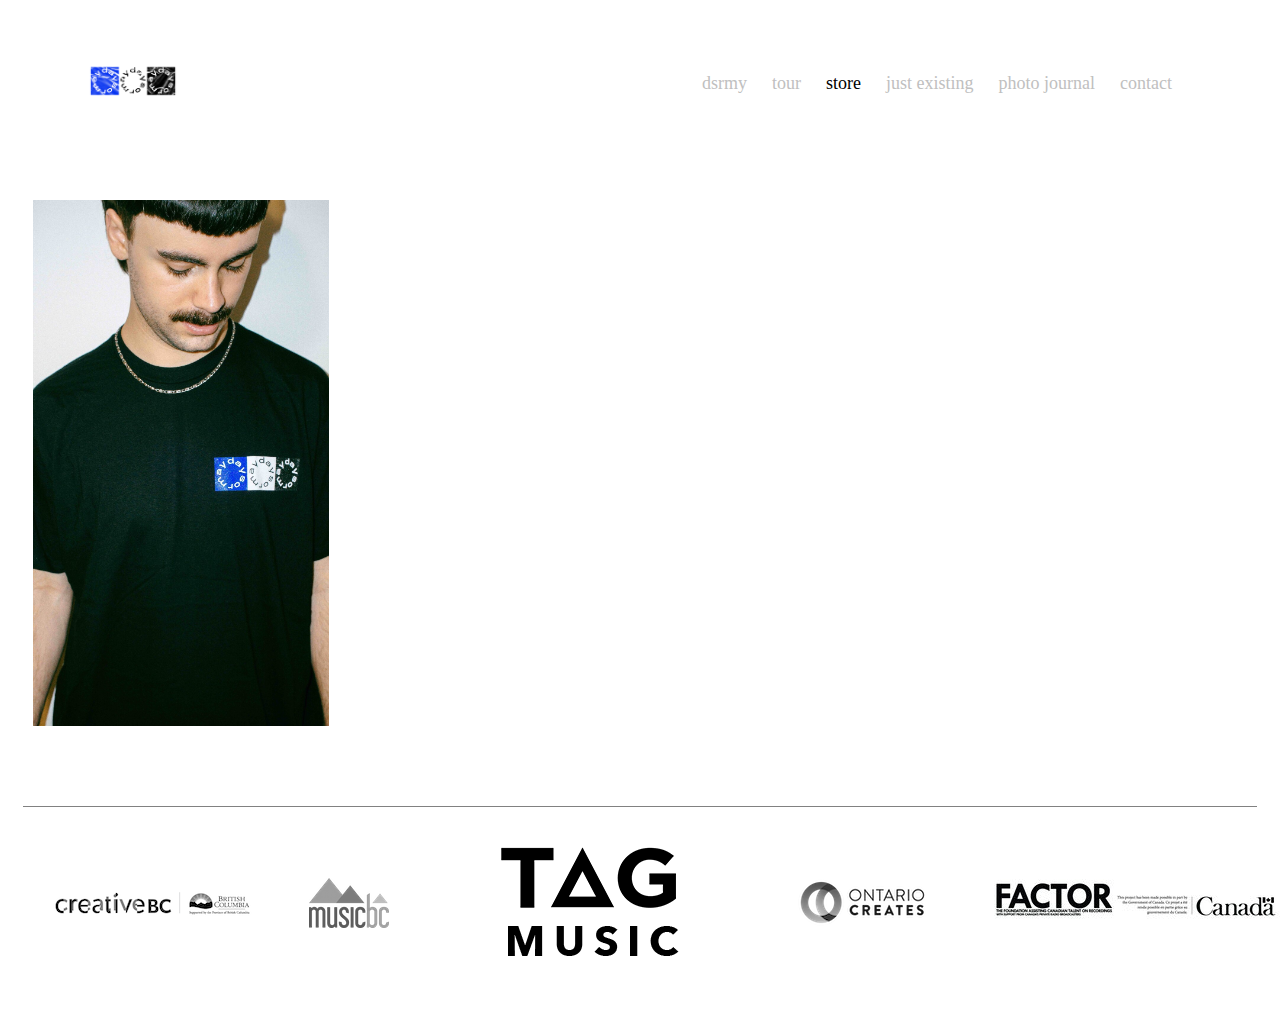
<file: pages/store.html>
<!DOCTYPE html>
<html lang="Ru">
<head>
    <meta charset="UTF-8">
    <meta http-equiv="X-UA-Compatible" content="IE=edge,chrome=1">
    <meta name="viewport" content="width=device-width, initial-scale=1.0, shrink-to-fit=no">
    <script type="text/javascript" src="../script/script.js"></script>
    <link rel="stylesheet" href="../style/styleIndex.css">
    <link rel="shortcut icon" href="../src/img/cub.jpg" type="image/jpg">
    <title>store - dsrmy</title>
</head>
<body id="body" class="lock">
    <header id="header">
        <nav id="padding">
            <div id="header__inner">
                <div id="header__logo">
                    <a href="../index.html"><img src="../src/img/plstic.png" alt="dsrmy" id="logo"></a>
                </div>
                <nav id="nav">
                    <a href="../index.html" id="header__menu">dsrmy</a>
                    <a href="../pages/tour.html" id="header__menu">tour</a>
                    <a href="../pages/store.html" id="header__menu__weight">store</a>
                    <a href="../pages/just existing.html" id="header__menu">just existing</a>
                    <a href="../pages/photo journal.html" id="header__menu">photo journal</a>
                    <a href="../pages/contact.html" id="header__menu">contact</a>
                </nav>
            </div>
        </nav>
    </header>
    <nav id="margin-tops-big"></nav>
    <nav id="container-photo-jornal">
        <div class="img-Photo-journal lock-padding">
            <nav id="margin-tops-big"></nav>
            <a href="#popup" class="popup-link"><img src="../src/img/flagshirt_1-1+copy.jpg" alt="" id="img-Photo-journal-Mini"></a>
        </div>
    </nav>
    <div id="popup" class="popup">
        <div class="popup__product">
            <div class="popup__product__content">
                <a href="#" class="popup__close close-popup">X</a>
                <img src="../src/img/flagshirt_1-1+copy.jpg" alt="" id="img-Photo-journal-Mini">
                <div class="popup__product__title">Flag Shirt</div>
                <div class="popup__product__text">
                    <p>$30 CAD</p>
                    <p>Unisex.</p>
                    <P>Printed on Alstyle Ultimate Adult blanks.</P>
                    <a href="store.html"><button id="btn">BUY</button></a>
                </div>
            </div>
        </div>
    </div>
    <nav id="margin-tops"></nav>
    <nav id="container">
        <div id="bottom"></div>
    </nav>
    <nav id="margin-tops-small"></nav>
    <footer id="container-footer-img">
        <img src="../src/img/creativebc_bcid_H_grey+(1).png" alt="" id="img-footer">
        <img src="../src/img/MusicBC_logo-5000px-BW.png" alt="" id="img-footer">
        <img src="../src/img/newboi.png" alt="" id="img-footer">
        <img src="../src/img/WhatsApp+Image+2019-08-27+at+14.28.51+copy.png" alt="" id="img-footer">
        <img src="../src/img/factorcanada.jpg" alt="" id="img-footer">
    </footer>
</body>
</html>
</file>
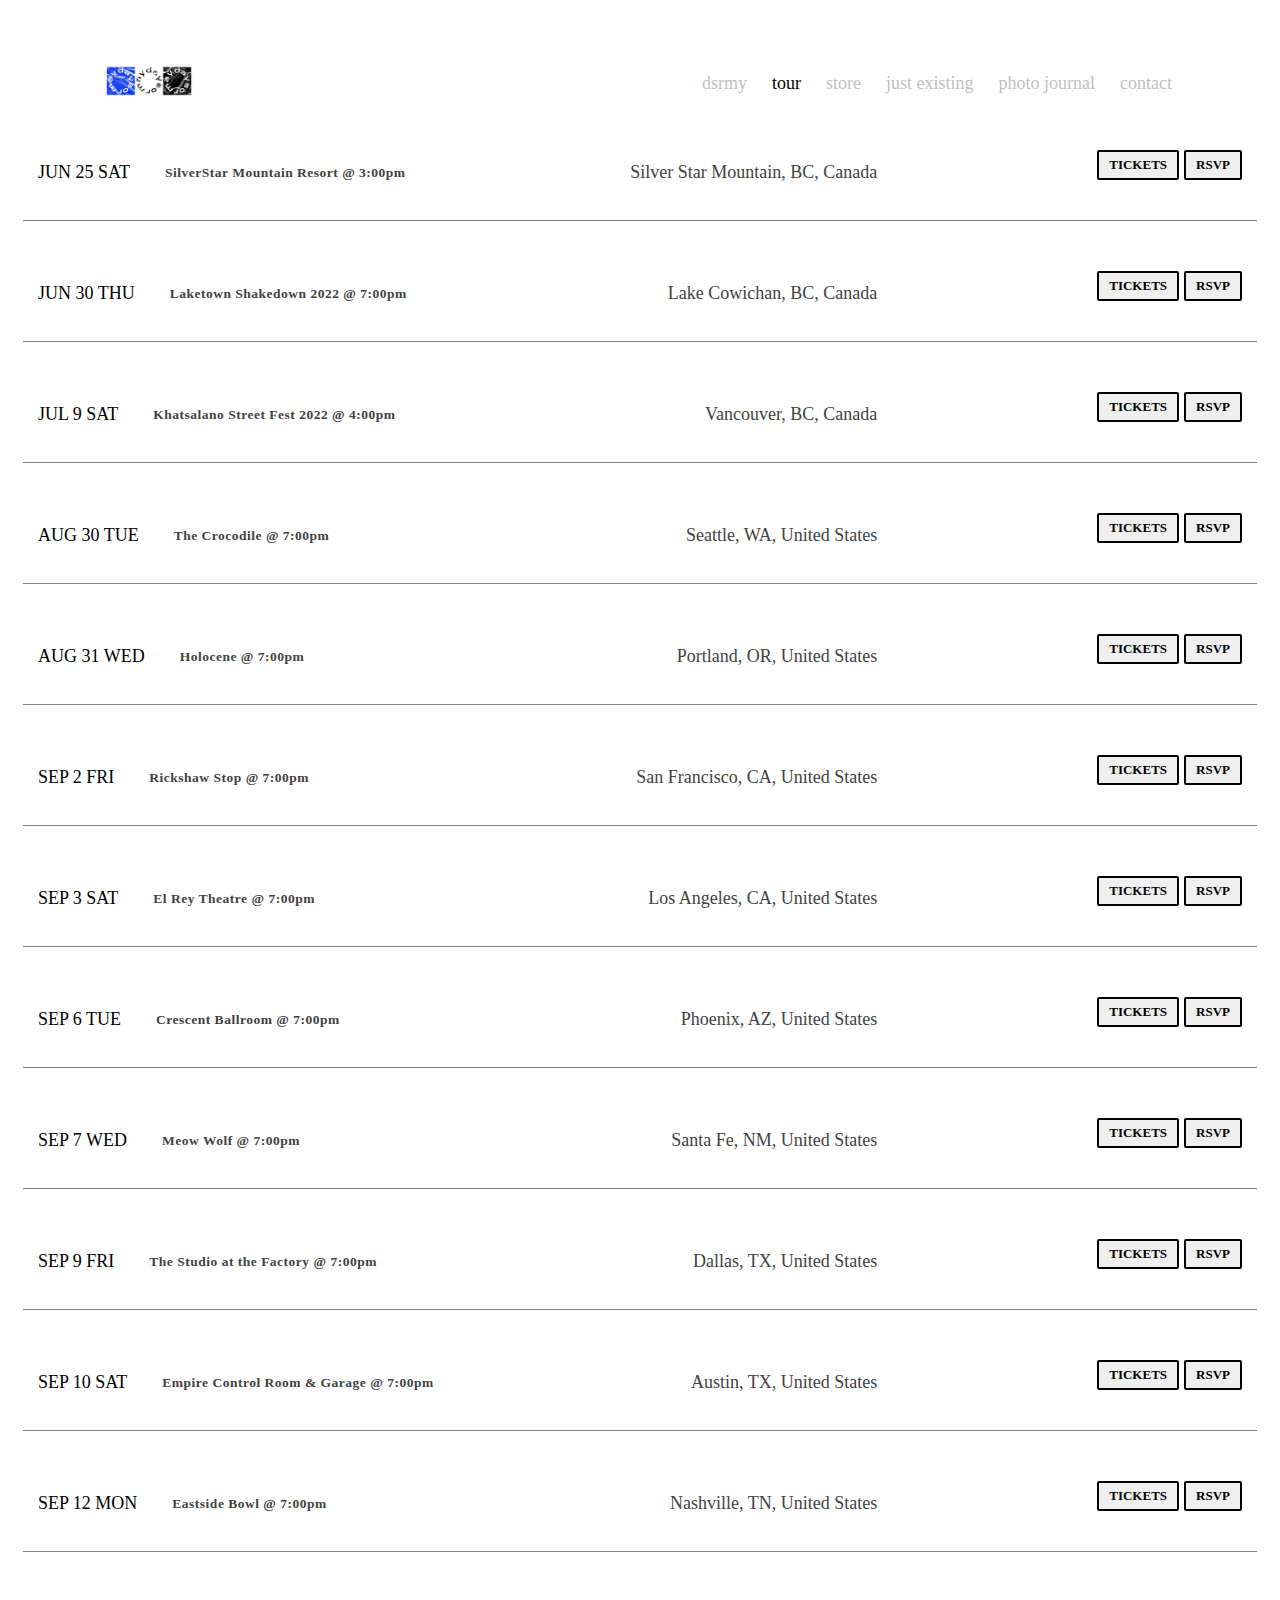
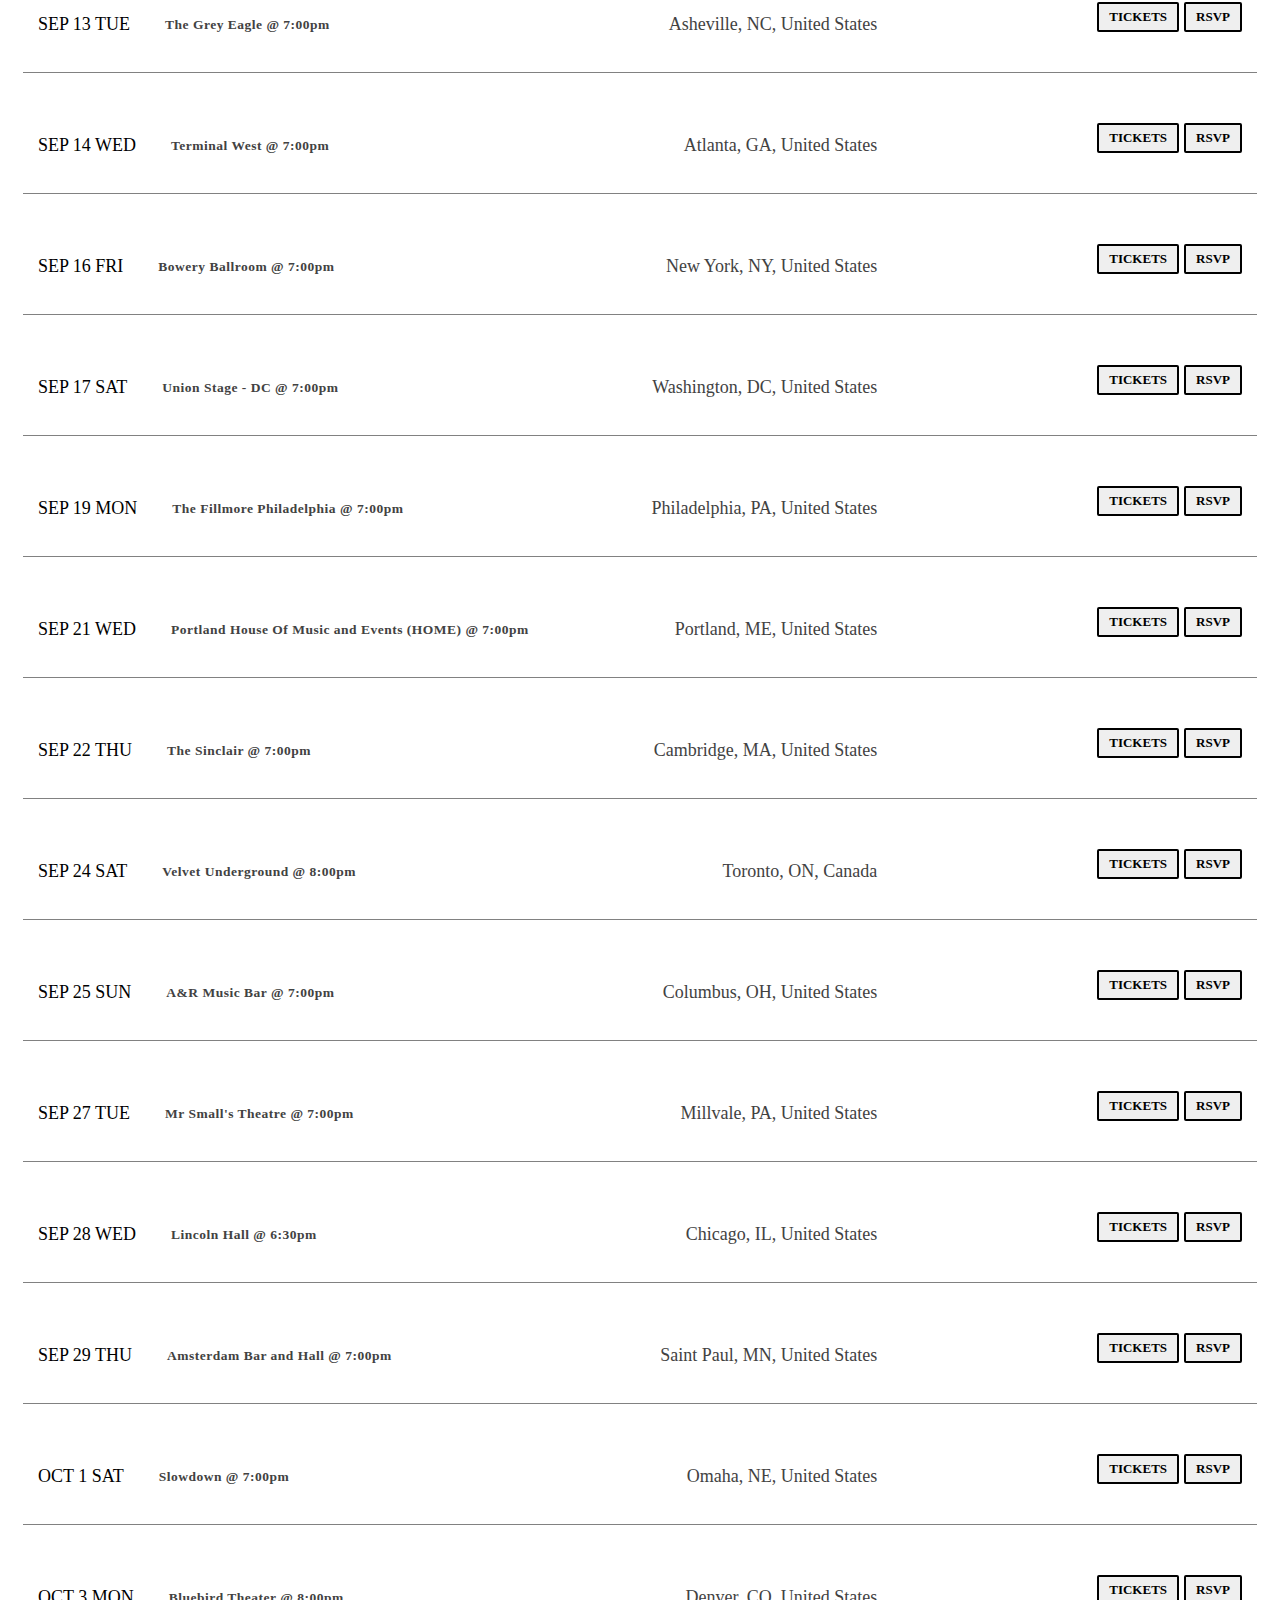
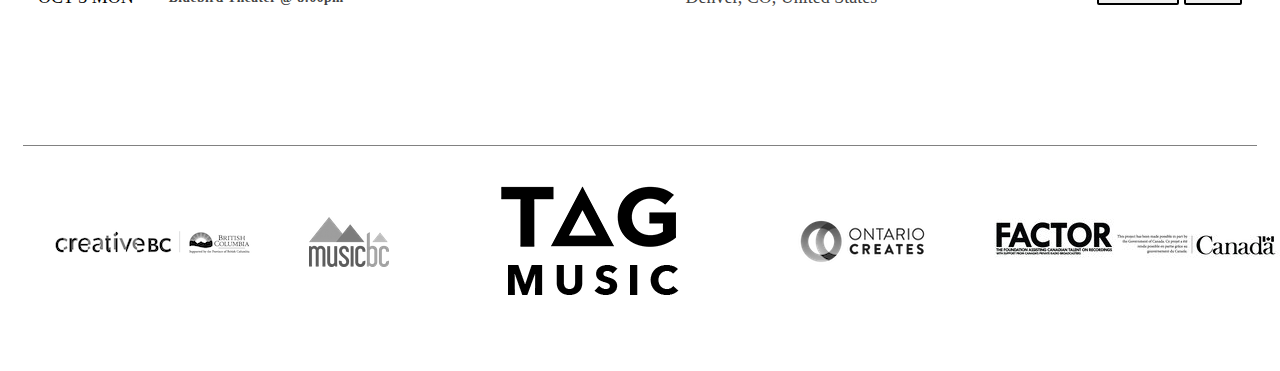
<file: pages/tour.html>
<!DOCTYPE html>
<html lang="Ru">
<head>
    <meta charset="UTF-8">
    <meta http-equiv="X-UA-Compatible" content="IE=edge,chrome=1">
    <meta name="viewport" content="width=device-width, initial-scale=1.0, shrink-to-fit=no">
    <script type="text/javascript" src="../script/script.js"></script>
    <link rel="stylesheet" href="../style/styleIndex.css">
    <link rel="shortcut icon" href="../src/img/cub.jpg" type="image/jpg">
    <title>tour — dsrmy</title>
</head>
<body id="body">
        <header id="header">
            <nav id="padding">
                <div id="header__inner">
                    <div id="header__logo">
                        <a href="../index.html"><img src="../src/img/plstic.png" alt="dsrmy" id="logo"></a>
                    </div>
                    <nav id="nav">
                        <a href="../index.html" id="header__menu">dsrmy</a>
                        <a href="../pages/tour.html" id="header__menu__weight">tour</a>
                        <a href="../pages/store.html" id="header__menu">store</a>
                        <a href="../pages/just existing.html" id="header__menu">just existing</a>
                        <a href="../pages/photo journal.html" id="header__menu">photo journal</a>
                        <a href="../pages/contact.html" id="header__menu">contact</a>
                    </nav>
                </div>
            </nav>
        </header>
        <nav id="margin-tops-big"></nav>
        <nav id="container">
            <div id="tickets">
                <li id="li">JUN 25 SAT</li>
                <a href="../index.html" id="header__menuTickets">SilverStar Mountain Resort @ 3:00pm</a>
                <a href="../index.html" id="header__menuTicketsTwo">Silver Star Mountain, BC, Canada</a>
                <button id="btn">TICKETS</button>
                <button id="btnTwo">RSVP</button>
            </div>
        </nav>
        <nav id="container">
            <div id="bottom"></div>
        </nav>
        <nav id="container">
            <div id="tickets">
                <li id="li">JUN 30 THU</li>
                <a href="../index.html" id="header__menuTickets">Laketown Shakedown 2022 @ 7:00pm</a>
                <a href="../index.html" id="header__menuTicketsTwo">Lake Cowichan, BC, Canada</a>
                <button id="btn">TICKETS</button>
                <button id="btnTwo">RSVP</button>
            </div>
        </nav>
        <nav id="container">
            <div id="bottom"></div>
        </nav>
        <nav id="container">
            <div id="tickets">
                <li id="li">JUL 9 SAT</li>
                <a href="../index.html" id="header__menuTickets">Khatsalano Street Fest 2022 @ 4:00pm</a>
                <a href="../index.html" id="header__menuTicketsTwo">Vancouver, BC, Canada</a>
                <button id="btn">TICKETS</button>
                <button id="btnTwo">RSVP</button>
            </div>
        </nav>
        <nav id="container">
            <div id="bottom"></div>
        </nav>
        <nav id="container">
            <div id="tickets">
                <li id="li">AUG 30 TUE</li>
                <a href="../index.html" id="header__menuTickets">The Crocodile @ 7:00pm</a>
                <a href="../index.html" id="header__menuTicketsTwo">Seattle, WA, United States</a>
                <button id="btn">TICKETS</button>
                <button id="btnTwo">RSVP</button>
            </div>
        </nav>
        <nav id="container">
            <div id="bottom"></div>
        </nav>
        <nav id="container">
            <div id="tickets">
                <li id="li">AUG 31 WED</li>
                <a href="../index.html" id="header__menuTickets">Holocene @ 7:00pm</a>
                <a href="../index.html" id="header__menuTicketsTwo">Portland, OR, United States</a>
                <button id="btn">TICKETS</button>
                <button id="btnTwo">RSVP</button>
            </div>
        </nav>
        <nav id="container">
            <div id="bottom"></div>
        </nav>
        <nav id="container">
            <div id="tickets">
                <li id="li">SEP 2 FRI</li>
                <a href="../index.html" id="header__menuTickets">Rickshaw Stop @ 7:00pm</a>
                <a href="../index.html" id="header__menuTicketsTwo">San Francisco, CA, United States</a>
                <button id="btn">TICKETS</button>
                <button id="btnTwo">RSVP</button>
            </div>
        </nav>
        <nav id="container">
            <div id="bottom"></div>
        </nav>
        <nav id="container">
            <div id="tickets">
                <li id="li">SEP 3 SAT</li>
                <a href="../index.html" id="header__menuTickets">El Rey Theatre @ 7:00pm</a>
                <a href="../index.html" id="header__menuTicketsTwo">Los Angeles, CA, United States</a>
                <button id="btn">TICKETS</button>
                <button id="btnTwo">RSVP</button>
            </div>
        </nav>
        <nav id="container">
            <div id="bottom"></div>
        </nav>
        <nav id="container">
            <div id="tickets">
                <li id="li">SEP 6 TUE</li>
                <a href="../index.html" id="header__menuTickets">Crescent Ballroom @ 7:00pm</a>
                <a href="../index.html" id="header__menuTicketsTwo">Phoenix, AZ, United States</a>
                <button id="btn">TICKETS</button>
                <button id="btnTwo">RSVP</button>
            </div>
        </nav>
        <nav id="container">
            <div id="bottom"></div>
        </nav>
        <nav id="container">
            <div id="tickets">
                <li id="li">SEP 7 WED</li>
                <a href="../index.html" id="header__menuTickets">Meow Wolf @ 7:00pm</a>
                <a href="../index.html" id="header__menuTicketsTwo">Santa Fe, NM, United States</a>
                <button id="btn">TICKETS</button>
                <button id="btnTwo">RSVP</button>
            </div>
        </nav>
        <nav id="container">
            <div id="bottom"></div>
        </nav>
        <nav id="container">
            <div id="tickets">
                <li id="li">SEP 9 FRI</li>
                <a href="../index.html" id="header__menuTickets">The Studio at the Factory @ 7:00pm</a>
                <a href="../index.html" id="header__menuTicketsTwo">Dallas, TX, United States</a>
                <button id="btn">TICKETS</button>
                <button id="btnTwo">RSVP</button>
            </div>
        </nav>
        <nav id="container">
            <div id="bottom"></div>
        </nav>
        <nav id="container">
            <div id="tickets">
                <li id="li">SEP 10 SAT</li>
                <a href="../index.html" id="header__menuTickets">Empire Control Room & Garage @ 7:00pm</a>
                <a href="../index.html" id="header__menuTicketsTwo">Austin, TX, United States</a>
                <button id="btn">TICKETS</button>
                <button id="btnTwo">RSVP</button>
            </div>
        </nav>
        <nav id="container">
            <div id="bottom"></div>
        </nav>
        <nav id="container">
            <div id="tickets">
                <li id="li">SEP 12 MON</li>
                <a href="../index.html" id="header__menuTickets">Eastside Bowl @ 7:00pm</a>
                <a href="../index.html" id="header__menuTicketsTwo">Nashville, TN, United States</a>
                <button id="btn">TICKETS</button>
                <button id="btnTwo">RSVP</button>
            </div>
        </nav>
        <nav id="container">
            <div id="bottom"></div>
        </nav>
        <nav id="container">
            <div id="tickets">
                <li id="li">SEP 13 TUE</li>
                <a href="../index.html" id="header__menuTickets">The Grey Eagle @ 7:00pm</a>
                <a href="../index.html" id="header__menuTicketsTwo">Asheville, NC, United States</a>
                <button id="btn">TICKETS</button>
                <button id="btnTwo">RSVP</button>
            </div>
        </nav>
        <nav id="container">
            <div id="bottom"></div>
        </nav>
        <nav id="container">
            <div id="tickets">
                <li id="li">SEP 14 WED</li>
                <a href="../index.html" id="header__menuTickets">Terminal West @ 7:00pm</a>
                <a href="../index.html" id="header__menuTicketsTwo">Atlanta, GA, United States</a>
                <button id="btn">TICKETS</button>
                <button id="btnTwo">RSVP</button>
            </div>
        </nav>
        <nav id="container">
            <div id="bottom"></div>
        </nav>
        <nav id="container">
            <div id="tickets">
                <li id="li">SEP 16 FRI</li>
                <a href="../index.html" id="header__menuTickets">Bowery Ballroom @ 7:00pm</a>
                <a href="../index.html" id="header__menuTicketsTwo">New York, NY, United States</a>
                <button id="btn">TICKETS</button>
                <button id="btnTwo">RSVP</button>
            </div>
        </nav>
        <nav id="container">
            <div id="bottom"></div>
        </nav>
        <nav id="container">
            <div id="tickets">
                <li id="li">SEP 17 SAT</li>
                <a href="../index.html" id="header__menuTickets">Union Stage - DC @ 7:00pm</a>
                <a href="../index.html" id="header__menuTicketsTwo">Washington, DC, United States</a>
                <button id="btn">TICKETS</button>
                <button id="btnTwo">RSVP</button>
            </div>
        </nav>
        <nav id="container">
            <div id="bottom"></div>
        </nav>
        <nav id="container">
            <div id="tickets">
                <li id="li">SEP 19 MON</li>
                <a href="../index.html" id="header__menuTickets">The Fillmore Philadelphia @ 7:00pm</a>
                <a href="../index.html" id="header__menuTicketsTwo">Philadelphia, PA, United States</a>
                <button id="btn">TICKETS</button>
                <button id="btnTwo">RSVP</button>
            </div>
        </nav>
        <nav id="container">
            <div id="bottom"></div>
        </nav>
        <nav id="container">
            <div id="tickets">
                <li id="li">SEP 21 WED</li>
                <a href="../index.html" id="header__menuTickets">Portland House Of Music and Events (HOME) @ 7:00pm</a>
                <a href="../index.html" id="header__menuTicketsTwo">Portland, ME, United States</a>
                <button id="btn">TICKETS</button>
                <button id="btnTwo">RSVP</button>
            </div>
        </nav>
        <nav id="container">
            <div id="bottom"></div>
        </nav>
        <nav id="container">
            <div id="tickets">
                <li id="li">SEP 22 THU</li>
                <a href="../index.html" id="header__menuTickets">The Sinclair @ 7:00pm</a>
                <a href="../index.html" id="header__menuTicketsTwo">Cambridge, MA, United States</a>
                <button id="btn">TICKETS</button>
                <button id="btnTwo">RSVP</button>
            </div>
        </nav>
        <nav id="container">
            <div id="bottom"></div>
        </nav>
        <nav id="container">
            <div id="tickets">
                <li id="li">SEP 24 SAT</li>
                <a href="../index.html" id="header__menuTickets">Velvet Underground @ 8:00pm</a>
                <a href="../index.html" id="header__menuTicketsTwo">Toronto, ON, Canada</a>
                <button id="btn">TICKETS</button>
                <button id="btnTwo">RSVP</button>
            </div>
        </nav>
        <nav id="container">
            <div id="bottom"></div>
        </nav>
        <nav id="container">
            <div id="tickets">
                <li id="li">SEP 25 SUN</li>
                <a href="../index.html" id="header__menuTickets">A&R Music Bar @ 7:00pm</a>
                <a href="../index.html" id="header__menuTicketsTwo">Columbus, OH, United States</a>
                <button id="btn">TICKETS</button>
                <button id="btnTwo">RSVP</button>
            </div>
        </nav>
        <nav id="container">
            <div id="bottom"></div>
        </nav>
        <nav id="container">
            <div id="tickets">
                <li id="li">SEP 27 TUE</li>
                <a href="../index.html" id="header__menuTickets">Mr Small's Theatre @ 7:00pm</a>
                <a href="../index.html" id="header__menuTicketsTwo">Millvale, PA, United States</a>
                <button id="btn">TICKETS</button>
                <button id="btnTwo">RSVP</button>
            </div>
        </nav>
        <nav id="container">
            <div id="bottom"></div>
        </nav>
        <nav id="container">
            <div id="tickets">
                <li id="li">SEP 28 WED</li>
                <a href="../index.html" id="header__menuTickets">Lincoln Hall @ 6:30pm</a>
                <a href="../index.html" id="header__menuTicketsTwo">Chicago, IL, United States</a>
                <button id="btn">TICKETS</button>
                <button id="btnTwo">RSVP</button>
            </div>
        </nav>
        <nav id="container">
            <div id="bottom"></div>
        </nav>
        <nav id="container">
            <div id="tickets">
                <li id="li">SEP 29 THU</li>
                <a href="../index.html" id="header__menuTickets">Amsterdam Bar and Hall @ 7:00pm</a>
                <a href="../index.html" id="header__menuTicketsTwo">Saint Paul, MN, United States</a>
                <button id="btn">TICKETS</button>
                <button id="btnTwo">RSVP</button>
            </div>
        </nav>
        <nav id="container">
            <div id="bottom"></div>
        </nav>
        <nav id="container">
            <div id="tickets">
                <li id="li">OCT 1 SAT</li>
                <a href="../index.html" id="header__menuTickets">Slowdown @ 7:00pm</a>
                <a href="../index.html" id="header__menuTicketsTwo">Omaha, NE, United States</a>
                <button id="btn">TICKETS</button>
                <button id="btnTwo">RSVP</button>
            </div>
        </nav>
        <nav id="container">
            <div id="bottom"></div>
        </nav>
        <nav id="container">
            <div id="tickets">
                <li id="li">OCT 3 MON</li>
                <a href="../index.html" id="header__menuTickets">Bluebird Theater @ 8:00pm</a>
                <a href="../index.html" id="header__menuTicketsTwo">Denver, CO, United States</a>
                <button id="btn">TICKETS</button>
                <button id="btnTwo">RSVP</button>
            </div>
        </nav>
        <nav id="margin-tops-big"></nav>
        <nav id="container">
        <div id="bottom"></div>
        </nav>
        <nav id="margin-tops-small"></nav>
        <footer id="container-footer-img">
            <img src="../src/img/creativebc_bcid_H_grey+(1).png" alt="" id="img-footer">
            <img src="../src/img/MusicBC_logo-5000px-BW.png" alt="" id="img-footer">
            <img src="../src/img/newboi.png" alt="" id="img-footer">
            <img src="../src/img/WhatsApp+Image+2019-08-27+at+14.28.51+copy.png" alt="" id="img-footer">
            <img src="../src/img/factorcanada.jpg" alt="" id="img-footer">
        </footer>
</body>
</html>
</file>
<file: style/styleIndex.css>
#boby {
    background-color: aliceblue;
}

*,
*:before,
*:after {
    box-sizing: border-box;
}

#container {
    width: 100%;
    max-width: 1300px;
    margin: 0 auto;
    padding: 0 15px;
    overflow-x: hidden;
}

#header {
    width: 100%;
    position: absolute;
    top: 0;
    left: 0;
    z-index: 1000;
    align-items: baseline;
    padding: .5rem;
    gap: 1rem;
}

#header__inner {
    display: flex;
    justify-content: space-between;
    align-items: center;
    padding: 30px 0;
    white-space: pre;
}

#logo {
    height: 50px;
    width: 90px;
}

#header__menu__weight {
    display: flex;
    font-size: 80px aktiv-grotesk;
    font-weight: 500;
    margin-left: 25px;
    background: none;
    border: none;
    text-decoration: none;
    color: black;
    font-family: inherit;
    font-size: inherit;
    cursor: pointer;
    padding: 0;
}

#header__menu {
    display: flex;
    font-size: 80px aktiv-grotesk;
    font-weight: 500;
    margin-left: 25px;
    background: none;
    border: none;
    text-decoration: none;
    color: rgb(192, 192, 192);
    font-family: inherit;
    font-size: inherit;
    cursor: pointer;
    padding: 0;
    transition: opacity 350ms ease-in-out, transform 350ms ease-in-out;
}

#header__menu:hover {
    display: flex;
    color: black;
    transition: opacity 350ms ease-in-out, transform 350ms ease-in-out;
}

#nav {
    display: flex;
    font-size: 18px;
    font-weight: 700;
    transition: opacity 350ms ease-in-out, transform 350ms ease-in-out;
}

#gif {
    width: 100%;
    margin: 250px;
    padding-left: 100px;
    align-items: center;
    margin-bottom: -10px;
}

#padding {
    padding-right: 100px;
}

#youtube {
    display: flex;
    margin-bottom: 15px;
}

#bottom {
    border-bottom-width: 1px;
    border-bottom-style: solid;
    border-bottom-color: rgb(129, 129, 129);
}

#TOUR {
    margin-top: 40px;
    text-align: center;
}

#imgTOUR {
    text-align: center;
}

#tickets {
    display: flex;
    margin-top: 25px;
    font-size: 18px;
    align-items: baseline;
    justify-content: space-between;
    padding: 0 15px;
    align-items: center;
    height: 95px;
}

#header__menuTickets {
    display: flex;
    font-weight: 500;
    margin-left: 25px;
    background: none;
    border: none;
    text-decoration: none;
    color: rgb(66, 66, 66);
    font-family: inherit;
    font-size: inherit;
    cursor: pointer;
    padding: 0;
    white-space: nowrap;
    font-size: 13.5px !important;
    font-weight: bold;
    letter-spacing: .5px;
    margin-left: 20px;
    transition: opacity 350ms ease-in-out, transform 350ms ease-in-out;
    white-space: pre;
}

#header__menuTickets:hover {
    display: flex;
    text-decoration: underline;
    padding: 0;
    transition: opacity 350ms ease-in-out, transform 350ms ease-in-out;
}

#li {
    color: black;
    display: inline-block;
    text-transform: uppercase;
    list-style-type: none;
    margin-right: 15px;
    white-space: pre;
}

#header__menuTicketsTwo {
    display: flex;
    font-weight: 500;
    margin-left: 25px;
    background: none;
    border: none;
    text-decoration: none;
    color: rgb(66, 66, 66);
    font-family: inherit;
    font-size: inherit;
    cursor: pointer;
    padding: 0;
    margin-left: 200px;
    margin-left: auto;
    white-space: pre;
}

#btn {
    display: flex;
    vertical-align: top;
    padding: 5px 10px;
    border-radius: 2px;
    border: 0;
    cursor: pointer;
    font-family: inherit;
    font-size: 13px;
    color: rgb(0, 0, 0);
    font-weight: 600;
    margin-left: 220px;
    margin-bottom: 15px;
    border: 2px solid black;
    transition: opacity 350ms ease-in-out, transform 350ms ease-in-out;
}

#btn:hover {
    text-decoration: underline;
    background-color: black;
    color: white;
    transition: opacity 350ms ease-in-out, transform 350ms ease-in-out;
}

#btnTwo {
    display: flex;
    vertical-align: top;
    padding: 5px 10px;
    border-radius: 2px;
    border: 0;
    cursor: pointer;
    font-family: inherit;
    font-size: 13px;
    color: rgb(0, 0, 0);
    font-weight: 600;
    margin-left: 5px;
    margin-bottom: 15px;
    border: 2px solid black;
    transition: opacity 350ms ease-in-out, transform 350ms ease-in-out;
}

#btnTwo:hover {
    text-decoration: underline;
    background-color: black;
    color: white;
    transition: opacity 350ms ease-in-out, transform 350ms ease-in-out;
}

#margin-tops {
    margin-top: 50px;
}

#button-stream-the-album {
    margin-top: 70px;
    text-align: center;
    border-radius: 2px;
    border: 0;
    cursor: pointer;
    font-family: inherit;
    font-size: 30px;
    padding: 10px 30px;
    color: blue;
    font-weight: 600;
    border: 2px solid blue;
    margin: 0 auto;
    display: block;
    transition: opacity 350ms ease-in-out, transform 350ms ease-in-out;
}

#button-stream-the-album:hover {
    background-color: blue;
    color: white;
    transition: opacity 350ms ease-in-out, transform 350ms ease-in-out;
}

#tap-or-click {
    width: 1300px;
    height: 100px;
}

#tap-or-click-story {
    width: 1300px;
    height: 130px;
}

#MGMT {
    font-size: 35px;
    font-weight:bold;
    text-align: center;
    
    position: relative;
    margin-top: 50px;
    display: block;
    margin-left: auto;
    margin-right: auto;
    color: black;
    margin-bottom: 0;
    text-transform: uppercase;  
    white-space: pre;
}

#nav-J-Set {
    margin-top: 0;
    padding: 0; 
    margin: 0;
    font-size: 16px;
    text-align: center;
    display: block;
    margin-left: auto;
    margin-right: auto;
    color: black;
    text-transform: uppercase;
    white-space: pre;
}

#nav-email-info {
    margin-top: 15px;
    padding: 0; 
    margin: 0;
    font-size: 18px;
    text-align: center;
    display: block;
    margin-left: auto;
    margin-right: auto;
    color: black;
    white-space: pre;
}

#BOOKING {
    margin-top: 25px;
    font-weight:bold;
    padding: 0; 
    margin: 0;
    font-size: 35px;
    text-align: center;
    display: block;
    margin-left: auto;
    margin-right: auto;
    color: black;
    text-transform: uppercase;
    white-space: pre;
}

#sponsors {
   
    font-weight:bold;
    padding: 0; 
    margin: 0;
    font-size: 20px;
    text-align: center;
    display: block;
    margin-left: auto;
    margin-right: auto;
    color: black;
    text-transform: uppercase;
    white-space: pre;
}

#margin-tops-small {
    margin-top: 24px;
}

#email-button {
    background: none;
    border: none;
    text-decoration: none;
    font-family: inherit;
    font-size: inherit;
    cursor: pointer;
    padding: 0; 
    margin: 0;
    font-size: 20px;
    text-align: center;
    display: block;
    margin-left: auto;
    margin-right: auto;
    color: black;
    white-space: pre;
    transition: opacity 350ms ease-in-out, transform 350ms ease-in-out;
}

#email-button:hover {
    text-decoration: underline;
    transition: opacity 350ms ease-in-out, transform 350ms ease-in-out;
}

#margin-tops-big {
    margin-top: 100px;
}

#a-menu-down {
    display: flex;
    
    margin-left: 8px;
    margin-right: 8px;
    
    font-weight: bold;
    background: none;
    border: none;
    text-decoration: none;
    font-family: inherit;
    font-size: inherit;
    cursor: pointer;
    font-size: 24px;
    justify-content: center;
    align-items: center;
    text-align: center;
    display: block;
    color: black;
    white-space: pre;
    transition: opacity 350ms ease-in-out, transform 350ms ease-in-out;
}

#a-menu-down:hover {
    text-decoration: underline;
    transition: opacity 350ms ease-in-out, transform 350ms ease-in-out;
}

#nav-menu-down {
    display: flex;
    display: flex;
    padding: auto;
    justify-content: center;
    align-items: center;
    text-align: center;
    transition: opacity 350ms ease-in-out, transform 350ms ease-in-out;
}

#container-footer-img {
    display: flex;
    display: flex;
    padding: auto;
    justify-content: center;
    align-items: center;
    text-align: center;
    transition: opacity 350ms ease-in-out, transform 350ms ease-in-out;
}

#img-footer {
    margin-left: 50px;
    margin-bottom: 50px;
}

#p-interactive-artwork {
    display: flex;
    margin-top: 100px;
    margin-left: 8px;
    margin-right: 8px;
    background: none;
    border: none;
    text-decoration: none;
    font-family: inherit;
    font-size: inherit;
    cursor: pointer;
    font-size: 22px;
    justify-content: center;
    align-items: center;
    text-align: center;
    display: block;
    color: black;
    white-space: pre;
}

#img-Photo-journal-2022 {
    margin-top: 100px;
    margin-bottom: 50px;
    width: 100%;
    margin-bottom: 100px;
}

#img-Photo-journal-Mini {
    display: block;
    overflow: hidden;
    margin-bottom: 30px;
    margin-left: auto;
    margin-right: auto;
    width: 100%;

}



.img-Photo-journal {
    display: block;
    width: 24%;
    margin-left: 10px;
    transition: 1s; 
}

.img-Photo-journal img:hover {
    transition-duration: 1s;
    -webkit-transform: scale(1.04);
    -ms-transform: scale(1.04);
    transform: scale(1.04);
}


#container-photo-jornal {
    display: flex;
    justify-content: space-between;
    flex-wrap: wrap;
    margin: 0 auto; 
    width: 100%;
    height: auto;
    max-width: 1300px;
    padding: 0 15px;
    overflow-x: hidden;
}


.popup {
    position: fixed;
    width: 100%;
    height: 100%;
    top: 0;
    left: 0;
    opacity: 0;
    visibility: hidden;
    overflow-x: hidden;
    overflow-y: auto;
    transition: all 0.8s ease 0s;
}

.popup:target {
    opacity: 1;
    visibility: visible;
}

.popup.open {
    opacity: 1;
    visibility: visible;
}

.popup__area {
    position: absolute;
    width: 100%;
    height: 100%;
    top: 0;
    left: 0;
}

.popup__product {
  min-height: 100%;
  display: flex;
  align-items: center;
  justify-content: center;
  padding: 30px 10px;

}

.popup__product__content {
    background-color: aliceblue;
    color: black;
    max-width: 800px;
    padding: 30px;
    position: relative;
}

.popup__close {
    position: absolute;
    right: 10px;
    top: 10px;
    font-size: 20px;
    color: black;
    text-decoration: none;

}

.popup__product__title {
    font-size: 40px;
    margin: 0px 0px 1em 0px;
}

.popup__product__text {}

body.lock {
    overflow: hidden;
}

.a_decor_none {
    text-decoration: none;
}
</file>
